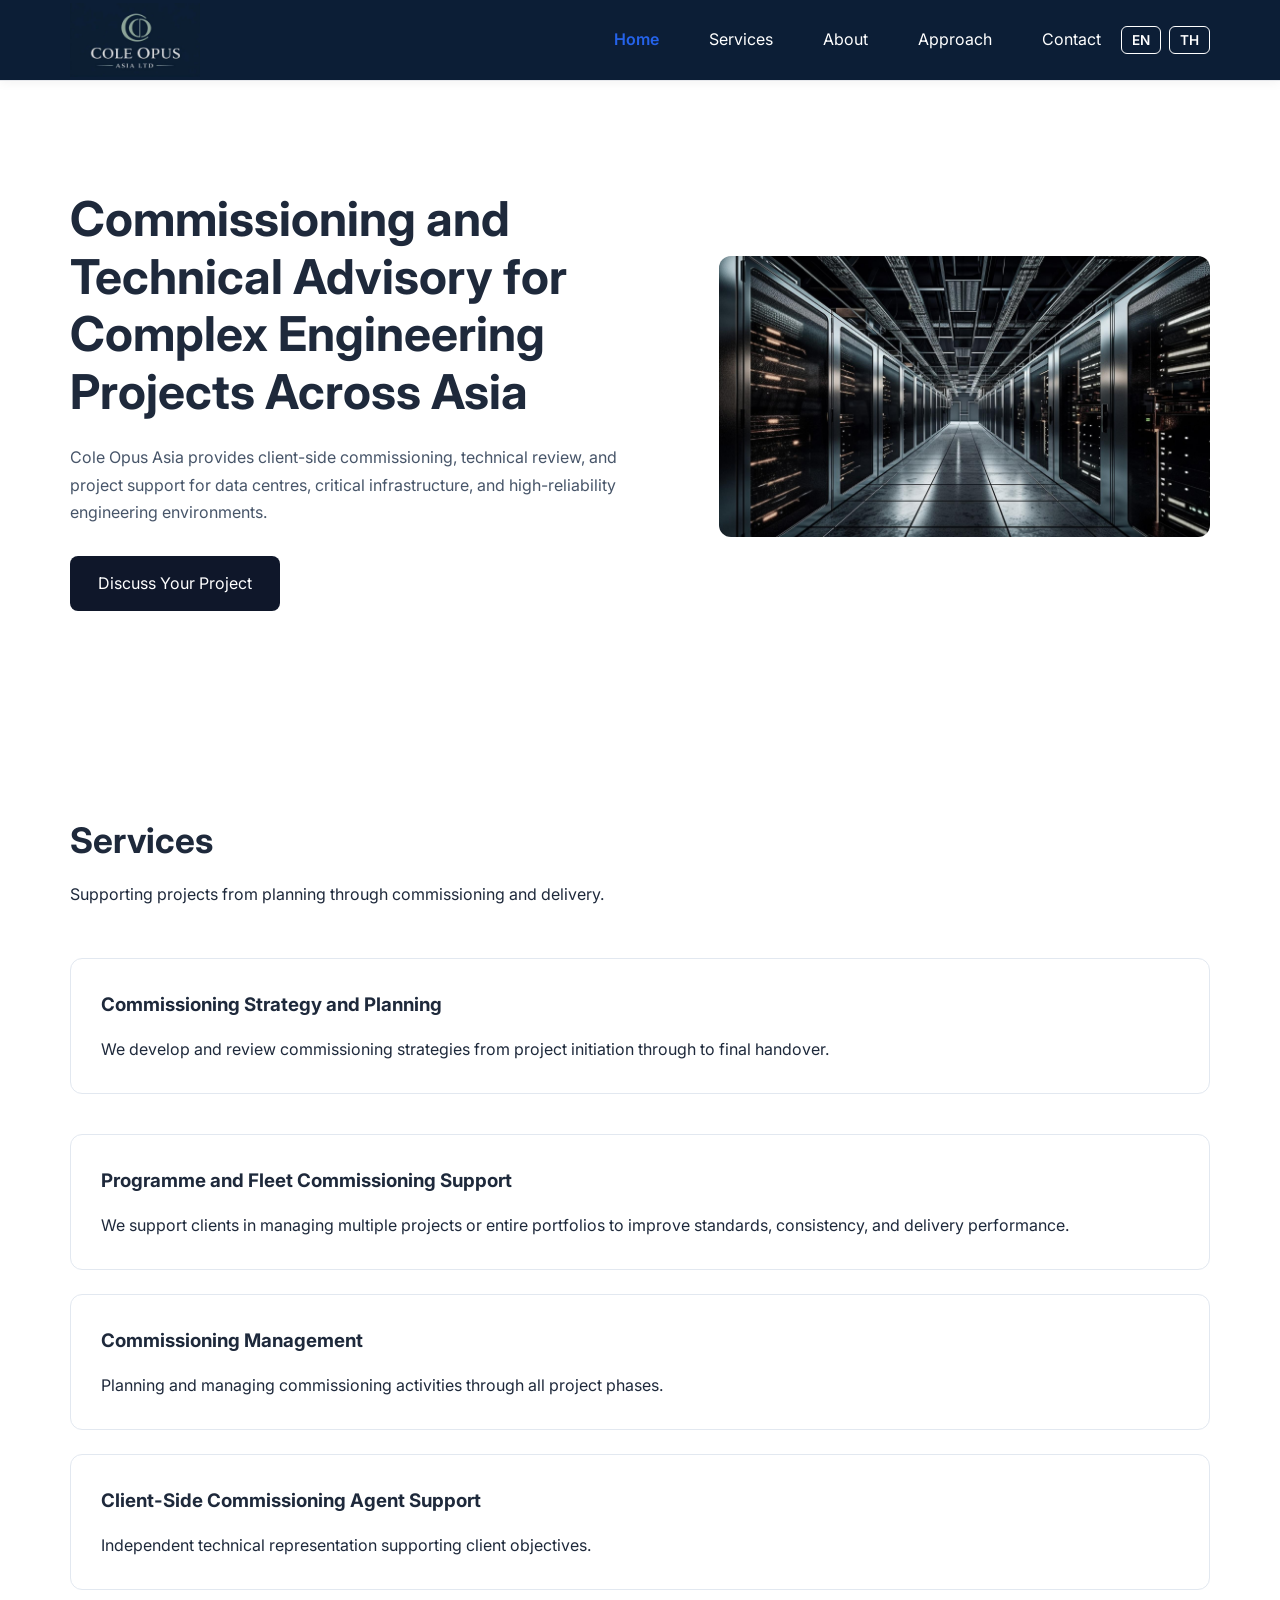
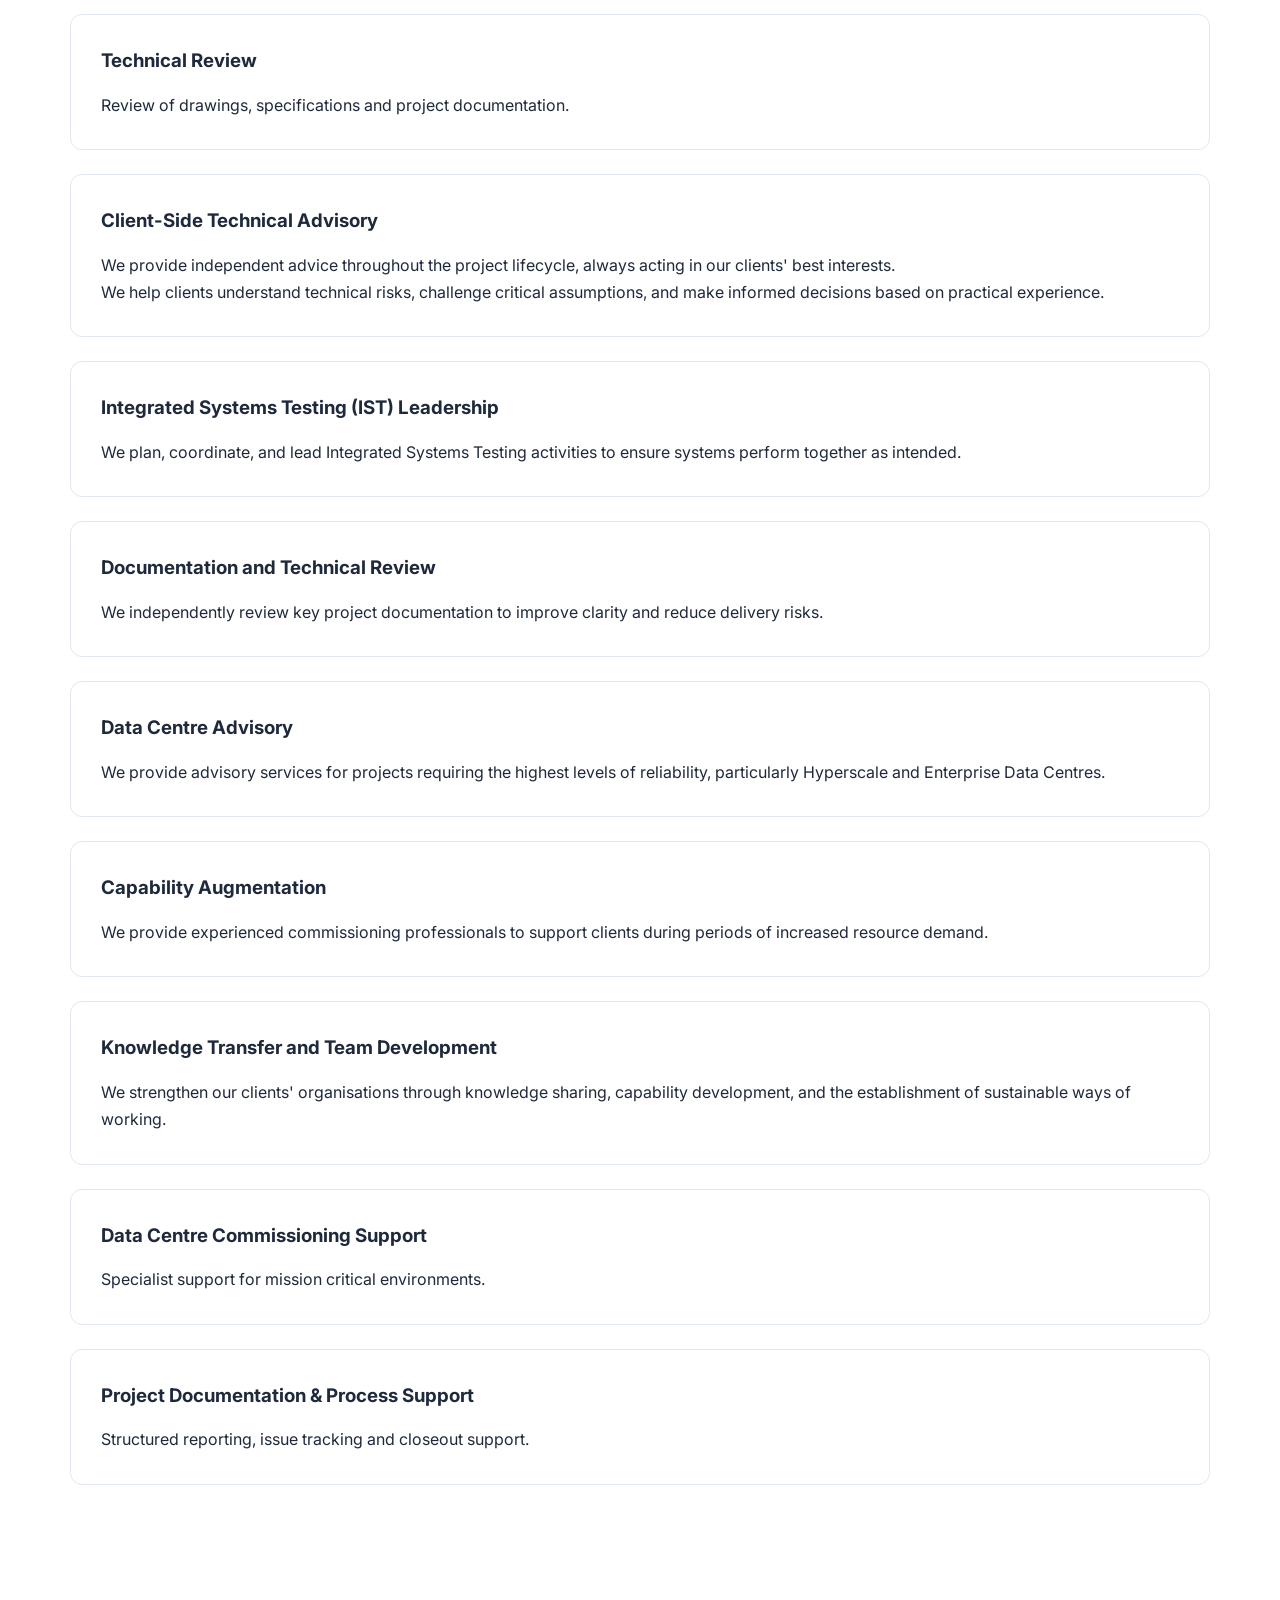
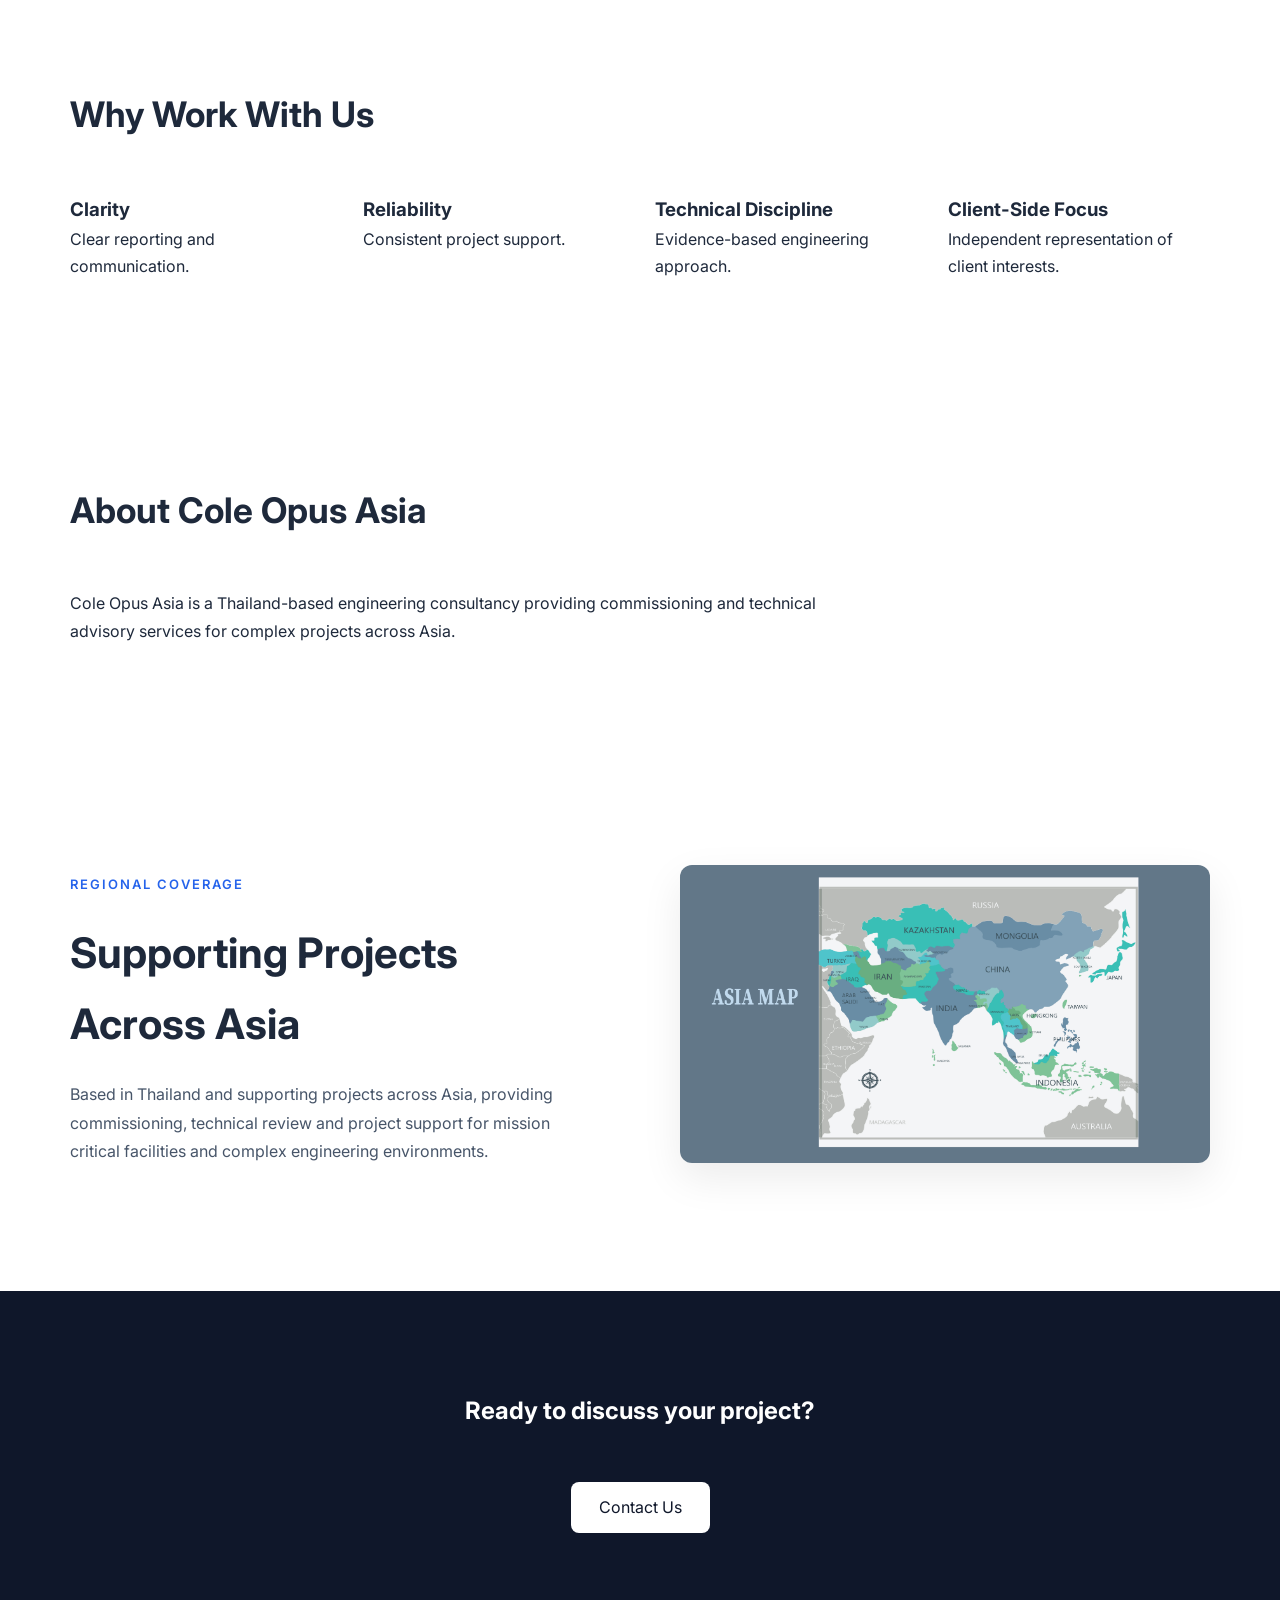
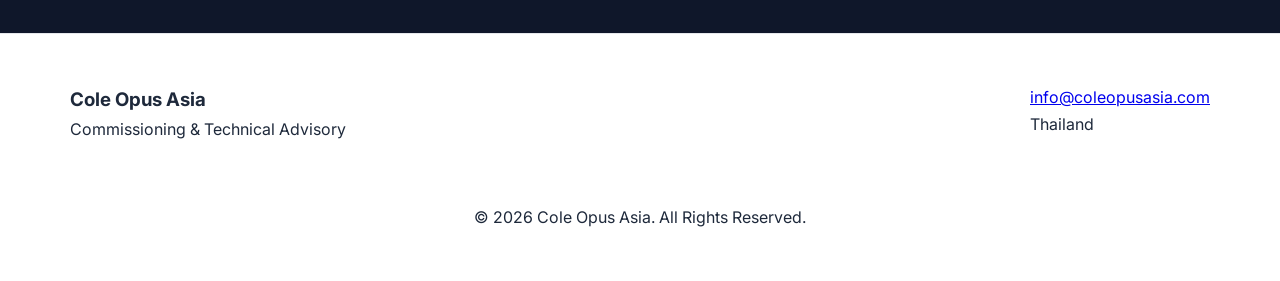
<file: index.html>
<!DOCTYPE html>
<html lang="en">
<head>
    <meta charset="UTF-8">
    <meta name="viewport" content="width=device-width, initial-scale=1.0">
    <title>Cole Opus Asia</title>
    <meta name="description"
          content="Commissioning and Technical Advisory for Complex Engineering Projects Across Asia.">
    <link rel="preconnect" href="https://fonts.googleapis.com">
    <link rel="preconnect" href="https://fonts.gstatic.com" crossorigin>
    <link href="https://fonts.googleapis.com/css2?family=Inter:wght@300;400;500;600;700&family=Noto+Sans+Thai:wght@300;400;500;600&display=swap"
          rel="stylesheet">
    <link rel="stylesheet" href="style.css">
</head>
<body>
    <!-- Header -->
    <header>
        <div class="container nav">
            <div class="logo">
                <a href="index.html">
                    <img src="images/logo.png"
                         alt="Cole Opus Asia Logo"
                         class="logo-img">
                </a>
            </div>
              <div class="hamburger" onclick="toggleMenu()">☰</div>
            <nav id="nav-menu">
                <a href="index.html"
                   class="active"
                   data-en="Home"
                   data-th="หน้าแรก">
                    Home
                </a>
                <a href="services.html"
                   data-en="Services"
                   data-th="บริการ">
                    Services
                </a>
                <a href="about.html"
                   data-en="About"
                   data-th="เกี่ยวกับเรา">
                    About
                </a>
                <a href="approach.html"
                   data-en="Approach"
                   data-th="แนวทางการทำงาน">
                    Approach
                </a>
                <a href="contact.html"
                   data-en="Contact"
                   data-th="ติดต่อ">
                    Contact
                </a>
                <div class="language-switcher">
                    <button onclick="setLanguage('en')">
                        EN
                    </button>
                    <button onclick="setLanguage('th')">
                        TH
                    </button>
                </div>
            </nav>     
        </div>
    </header>
    <!-- Hero -->
    <section class="hero">
        <div class="container hero-grid">
            <div class="hero-content">
                <h1
                    data-en="Commissioning and Technical Advisory for Complex Engineering Projects Across Asia"
                    data-th="ที่ปรึกษาด้าน Commissioning และเทคนิค สำหรับโครงการวิศวกรรมที่มีความซับซ้อนทั่วเอเชีย">
                    Commissioning and Technical Advisory
                    for Complex Engineering Projects Across Asia
                </h1>
                <p
                    data-en="Cole Opus Asia provides client-side commissioning, technical review, and project support for data centres, critical infrastructure, and high-reliability engineering environments."
                    data-th="Cole Opus Asia ให้บริการด้าน Commissioning ฝั่งเจ้าของโครงการ การทบทวนทางเทคนิค และการสนับสนุนโครงการสำหรับดาต้าเซ็นเตอร์ โครงสร้างพื้นฐานสำคัญ และงานวิศวกรรมที่ต้องการความน่าเชื่อถือสูง">
                    Cole Opus Asia provides client-side commissioning,
                    technical review, and project support for data centres,
                    critical infrastructure, and high-reliability engineering
                    environments.
                </p>
                <a href="contact.html"
                   class="btn"
                   data-en="Discuss Your Project"
                   data-th="ปรึกษาโครงการของคุณ">
                    Discuss Your Project
                </a>
            </div>
            <div class="hero-image">
                <img src="images/data-centre.jpg"
                     alt="Data Centre">
            </div>
        </div>
    </section>
    <!-- Services -->
    <section class="services">
        <div class="container">
            <div class="section-title">
                <h2 data-en="Services"
                    data-th="บริการ">
                    Services
                </h2>
                <p
                    data-en="Supporting projects from planning through commissioning and delivery."
                    data-th="สนับสนุนโครงการตั้งแต่การวางแผน การ Commissioning จนถึงการส่งมอบ">
                    Supporting projects from planning through commissioning and delivery.
                </p>
            </div>
                <div class="card">
                    <h3
                        data-en="Commissioning Strategy and Planning"
                        data-th="การวางกลยุทธ์และแผนงานด้าน Commissioning">
                        Commissioning Strategy and Planning
                    </h3>
                    <p
                        data-en="We develop and review commissioning strategies from project initiation through to final handover."
                        data-th="จัดทำและทบทวนกลยุทธ์ด้าน Commissioning ตั้งแต่ช่วงเริ่มต้นโครงการจนถึงการส่งมอบงาน">
                        We develop and review commissioning strategies from project initiation through to final handover.
                    </p>
                </div>
                <div class="service-grid">
                <div class="card">
                    <h3
                        data-en="Programme and Fleet Commissioning Support"
                        data-th="การสนับสนุนโปรแกรมและพอร์ตโฟลิโอด้าน Commissioning">
                        Programme and Fleet Commissioning Support
                    </h3>
                    <p
                        data-en="We support clients in managing multiple projects or entire portfolios to improve standards, consistency, and delivery performance."
                        data-th="สนับสนุนลูกค้าในการบริหารโครงการหลายโครงการหรือทั้งพอร์ตโฟลิโอ เพื่อยกระดับมาตรฐาน ความสม่ำเสมอ และประสิทธิภาพในการส่งมอบงาน">
                        We support clients in managing multiple projects or entire portfolios to improve standards, 
                        consistency, and delivery performance.
                    </p>
                </div>
                <div class="card">
                    <h3
                        data-en="Commissioning Management"
                        data-th="การบริหารงาน Commissioning">
                        Commissioning Management
                    </h3>
                    <p
                        data-en="Planning and managing commissioning activities through all project phases."
                        data-th="วางแผนและบริหารกิจกรรมด้าน Commissioning ในทุกช่วงของโครงการ">
                        Planning and managing commissioning activities through all project phases.
                    </p>
                </div>
                <div class="card">
                    <h3
                        data-en="Client-Side Commissioning Agent Support"
                        data-th="สนับสนุนงาน Commissioning ฝั่งเจ้าของโครงการ">
                        Client-Side Commissioning Agent Support
                    </h3>
                    <p
                        data-en="Independent technical representation supporting client objectives."
                        data-th="เป็นตัวแทนด้านเทคนิคที่เป็นอิสระเพื่อสนับสนุนเป้าหมายของลูกค้า">
                        Independent technical representation supporting client objectives.
                    </p>
                </div>
                <div class="card">
                    <h3
                        data-en="Technical Review"
                        data-th="การทบทวนทางเทคนิค">
                        Technical Review
                    </h3>
                    <p
                        data-en="Review of drawings, specifications and project documentation."
                        data-th="ตรวจสอบแบบ ข้อกำหนด และเอกสารโครงการ">
                        Review of drawings, specifications and project documentation.
                    </p>
                </div>
                 <div class="card">
                    <h3
                        data-en="Client-Side Technical Advisory"
                        data-th="ที่ปรึกษาทางเทคนิคฝ่ายลูกค้า">
                        Client-Side Technical Advisory
                    </h3>
                    <p
                        data-en="We provide independent advice throughout the project lifecycle, always acting in our clients' best interests."
                        data-th="ให้คำปรึกษาอย่างเป็นอิสระ โดยยึดผลประโยชน์ของลูกค้าเป็นสำคัญตลอดวงจรโครงการ">
                        We provide independent advice throughout the project lifecycle, always acting in our clients' best interests.
                    </p>
                    <p
                        data-en="We help clients understand technical risks, challenge critical assumptions, and make informed decisions based on practical experience."
                        data-th="เราช่วยให้ลูกค้าเข้าใจความเสี่ยงทางเทคนิค ตั้งคำถามในจุดที่สำคัญ และตัดสินใจบนพื้นฐานของข้อมูลและประสบการณ์จริง">
                        We help clients understand technical risks, challenge critical assumptions, and make informed decisions based on practical experience.
                    </p>
                </div>
                <div class="card">
                    <h3
                        data-en="Integrated Systems Testing (IST) Leadership"
                        data-th="การวางแผนและบริหารการทดสอบระบบแบบบูรณาการ (IST)">
                        Integrated Systems Testing (IST) Leadership
                    </h3>
                    <p
                        data-en="We plan, coordinate, and lead Integrated Systems Testing activities to ensure systems perform together as intended."
                        data-th="วางแผน ประสานงาน และนำการดำเนินงานด้าน Integrated Systems Testing เพื่อให้มั่นใจว่าระบบต่าง ๆ ทำงานร่วมกันได้อย่างถูกต้อง">
                        We plan, coordinate, and lead Integrated Systems Testing activities to ensure systems perform together as intended.
                    </p
                </div> 
            </div>
                 <div class="card">
                    <h3
                        data-en="Documentation and Technical Review"
                        data-th="การทบทวนเอกสารและการตรวจสอบทางเทคนิค">
                        Documentation and Technical Review
                    </h3>
                    <p
                        data-en="We independently review key project documentation to improve clarity and reduce delivery risks."
                        data-th="ทบทวนเอกสารสำคัญของโครงการอย่างเป็นอิสระ เพื่อเพิ่มความชัดเจนและลดความเสี่ยงในการส่งมอบงาน">
                        We independently review key project documentation to improve clarity and reduce delivery risks.
                    </p>
                </div>
                 <div class="card">
                    <h3
                        data-en="Data Centre Advisory"
                        data-th="ที่ปรึกษาด้าน Data Centre">
                        Data Centre Advisory
                    </h3>
                    <p
                        data-en="We provide advisory services for projects requiring the highest levels of reliability, particularly Hyperscale and Enterprise Data Centres."
                        data-th="ให้คำปรึกษาสำหรับโครงการที่ต้องการความน่าเชื่อถือสูง โดยเฉพาะ Hyperscale และ Enterprise Data Centres">
                        We provide advisory services for projects requiring the highest levels of reliability, particularly Hyperscale and Enterprise Data Centres.
                    </p>
                </div>
                 <div class="card">
                    <h3
                        data-en="Capability Augmentation"
                        data-th="การเสริมศักยภาพทีมงานลูกค้า">
                        Capability Augmentation
                    </h3>
                    <p
                        data-en="We provide experienced commissioning professionals to support clients during periods of increased resource demand."
                        data-th="จัดหาบุคลากรด้าน Commissioning ที่มีประสบการณ์ เพื่อสนับสนุนทีมงานของลูกค้าในช่วงที่มีความต้องการทรัพยากรเพิ่มขึ้น">
                        We provide experienced commissioning professionals to support clients during periods of increased resource demand.
                    </p>
                </div>
                <div class="card">
                    <h3
                        data-en="Knowledge Transfer and Team Development"
                        data-th="การถ่ายทอดความรู้และพัฒนาศักยภาพทีม">
                        Knowledge Transfer and Team Development
                    </h3>
                    <p
                        data-en="We strengthen our clients' organisations through knowledge sharing, capability development, and the establishment of sustainable ways of working."
                        data-th="พัฒนาขีดความสามารถขององค์กรลูกค้าผ่านการแบ่งปันประสบการณ์ การพัฒนาบุคลากร และการสร้างกระบวนการทำงานที่ยั่งยืน">
                        We strengthen our clients' organisations through knowledge sharing, capability development, and the establishment of sustainable ways of working.
                    </p>
                
                </div>
                        
                <div class="card">
                    <h3
                        data-en="Data Centre Commissioning Support"
                        data-th="สนับสนุนงาน Commissioning สำหรับดาต้าเซ็นเตอร์">
                        Data Centre Commissioning Support
                    </h3>
                    <p
                        data-en="Specialist support for mission critical environments."
                        data-th="ให้การสนับสนุนเฉพาะทางสำหรับระบบที่มีความสำคัญสูง">
                        Specialist support for mission critical environments.
                    </p>
                </div>
                <div class="card">
                    <h3
                        data-en="Project Documentation & Process Support"
                        data-th="การจัดการเอกสารและกระบวนการโครงการ">
                        Project Documentation & Process Support
                    </h3>
                    <p
                        data-en="Structured reporting, issue tracking and closeout support."
                        data-th="รายงานผลอย่างเป็นระบบ ติดตามประเด็น และสนับสนุนการปิดโครงการ">
                        Structured reporting, issue tracking and closeout support.
                    </p>
                </div>
            </div>
        </div>
    </section>
        <!-- Why Work With Us -->
    <section class="approach">
        <div class="container">
            <div class="section-title">
                <h2
                    data-en="Why Work With Us"
                    data-th="ทำไมต้องเลือกเรา">
                    Why Work With Us
                </h2>
            </div>
            <div class="approach-grid">
                <div>
                    <h3 data-en="Clarity"
                        data-th="ความชัดเจน">
                        Clarity
                    </h3>
                    <p
                        data-en="Clear reporting and communication."
                        data-th="การสื่อสารและการรายงานที่ชัดเจน">
                        Clear reporting and communication.
                    </p>
                </div>
                <div>
                    <h3 data-en="Reliability"
                        data-th="ความน่าเชื่อถือ">
                        Reliability
                    </h3>
                    <p
                        data-en="Consistent project support."
                        data-th="การสนับสนุนโครงการอย่างสม่ำเสมอ">
                        Consistent project support.
                    </p>
                </div>
                <div>
                    <h3 data-en="Technical Discipline"
                        data-th="วินัยทางวิศวกรรม">
                        Technical Discipline
                    </h3>
                    <p
                        data-en="Evidence-based engineering approach."
                        data-th="แนวทางวิศวกรรมที่ยึดหลักฐานและข้อเท็จจริง">
                        Evidence-based engineering approach.
                    </p>
                </div>
                <div>
                    <h3 data-en="Client-Side Focus"
                        data-th="ยึดประโยชน์ของลูกค้าเป็นหลัก">
                        Client-Side Focus
                    </h3>
                    <p
                        data-en="Independent representation of client interests."
                        data-th="เป็นตัวแทนที่เป็นอิสระเพื่อปกป้องผลประโยชน์ของลูกค้า">
                        Independent representation of client interests.
                    </p>
                </div>
            </div>
        </div>
    </section>
    <!-- About -->
    <section class="about">
        <div class="container">
            <div class="section-title">
                <h2
                    data-en="About Cole Opus Asia"
                    data-th="เกี่ยวกับ Cole Opus Asia">
                    About Cole Opus Asia
                </h2>
            </div>
            <p class="about-text"
               data-en="Cole Opus Asia is a Thailand-based engineering consultancy providing commissioning and technical advisory services for complex projects across Asia."
               data-th="Cole Opus Asia เป็นบริษัทที่ปรึกษาด้านวิศวกรรมในประเทศไทย ให้บริการด้าน Commissioning และที่ปรึกษาทางเทคนิคสำหรับโครงการที่มีความซับซ้อนทั่วภูมิภาคเอเชีย">
                Cole Opus Asia is a Thailand-based engineering consultancy
                providing commissioning and technical advisory services
                for complex projects across Asia.
            </p>
        </div>
    </section>
    <!-- Regional Coverage -->
    <section class="coverage">
        <div class="container coverage-grid">
            <div class="coverage-content">
                <span class="section-tag"
                      data-en="REGIONAL COVERAGE"
                      data-th="พื้นที่ให้บริการ">
                    REGIONAL COVERAGE
                </span>
                <h2
                    data-en="Supporting Projects Across Asia"
                    data-th="สนับสนุนโครงการทั่วเอเชีย">
                    Supporting Projects Across Asia
                </h2>
                <p
                    data-en="Based in Thailand and supporting projects across Asia, providing commissioning, technical review and project support for mission critical facilities and complex engineering environments."
                    data-th="เราตั้งอยู่ในประเทศไทยและให้การสนับสนุนโครงการทั่วเอเชีย ทั้งด้าน Commissioning การทบทวนทางเทคนิค และการสนับสนุนโครงการสำหรับงานวิศวกรรมที่มีความสำคัญสูง">
                    Based in Thailand and supporting projects across Asia,
                    providing commissioning, technical review and project
                    support for mission critical facilities and complex
                    engineering environments.
                </p>
            </div>
            <div class="coverage-image">
                <img src="images/asia-map.jpg"
                     alt="Asia Coverage Map">
            </div>
        </div>
    </section>
    <!-- Contact CTA -->
    <section class="contact-cta">
        <div class="container">
            <h2
                data-en="Ready to discuss your project?"
                data-th="พร้อมพูดคุยเกี่ยวกับโครงการของคุณหรือยัง?">
                Ready to discuss your project?
            </h2>

            <a href="contact.html"
               class="btn-light"
               data-en="Contact Us"
               data-th="ติดต่อเรา">
                Contact Us
            </a>
        </div>
    </section>
    <!-- Footer -->
    <footer>
        <div class="container footer-grid">
            <div>
                <h3>Cole Opus Asia</h3>
                <p
                    data-en="Commissioning & Technical Advisory"
                    data-th="ที่ปรึกษาด้าน Commissioning และเทคนิค">
                    Commissioning & Technical Advisory
                </p>
            </div>
            <div>
                <p>
                    <a href="mailto:info@coleopusasia.com">
                        info@coleopusasia.com
                    </a>
                </p>
                <p
                    data-en="Thailand"
                    data-th="ประเทศไทย">
                    Thailand
                </p>
            </div>
        </div>
        <div class="footer-bottom">
            <p>
                © 2026 Cole Opus Asia. All Rights Reserved.
            </p>
        </div>
    </footer>
<script src="script.js"></script>
</body>
</html>
</file>
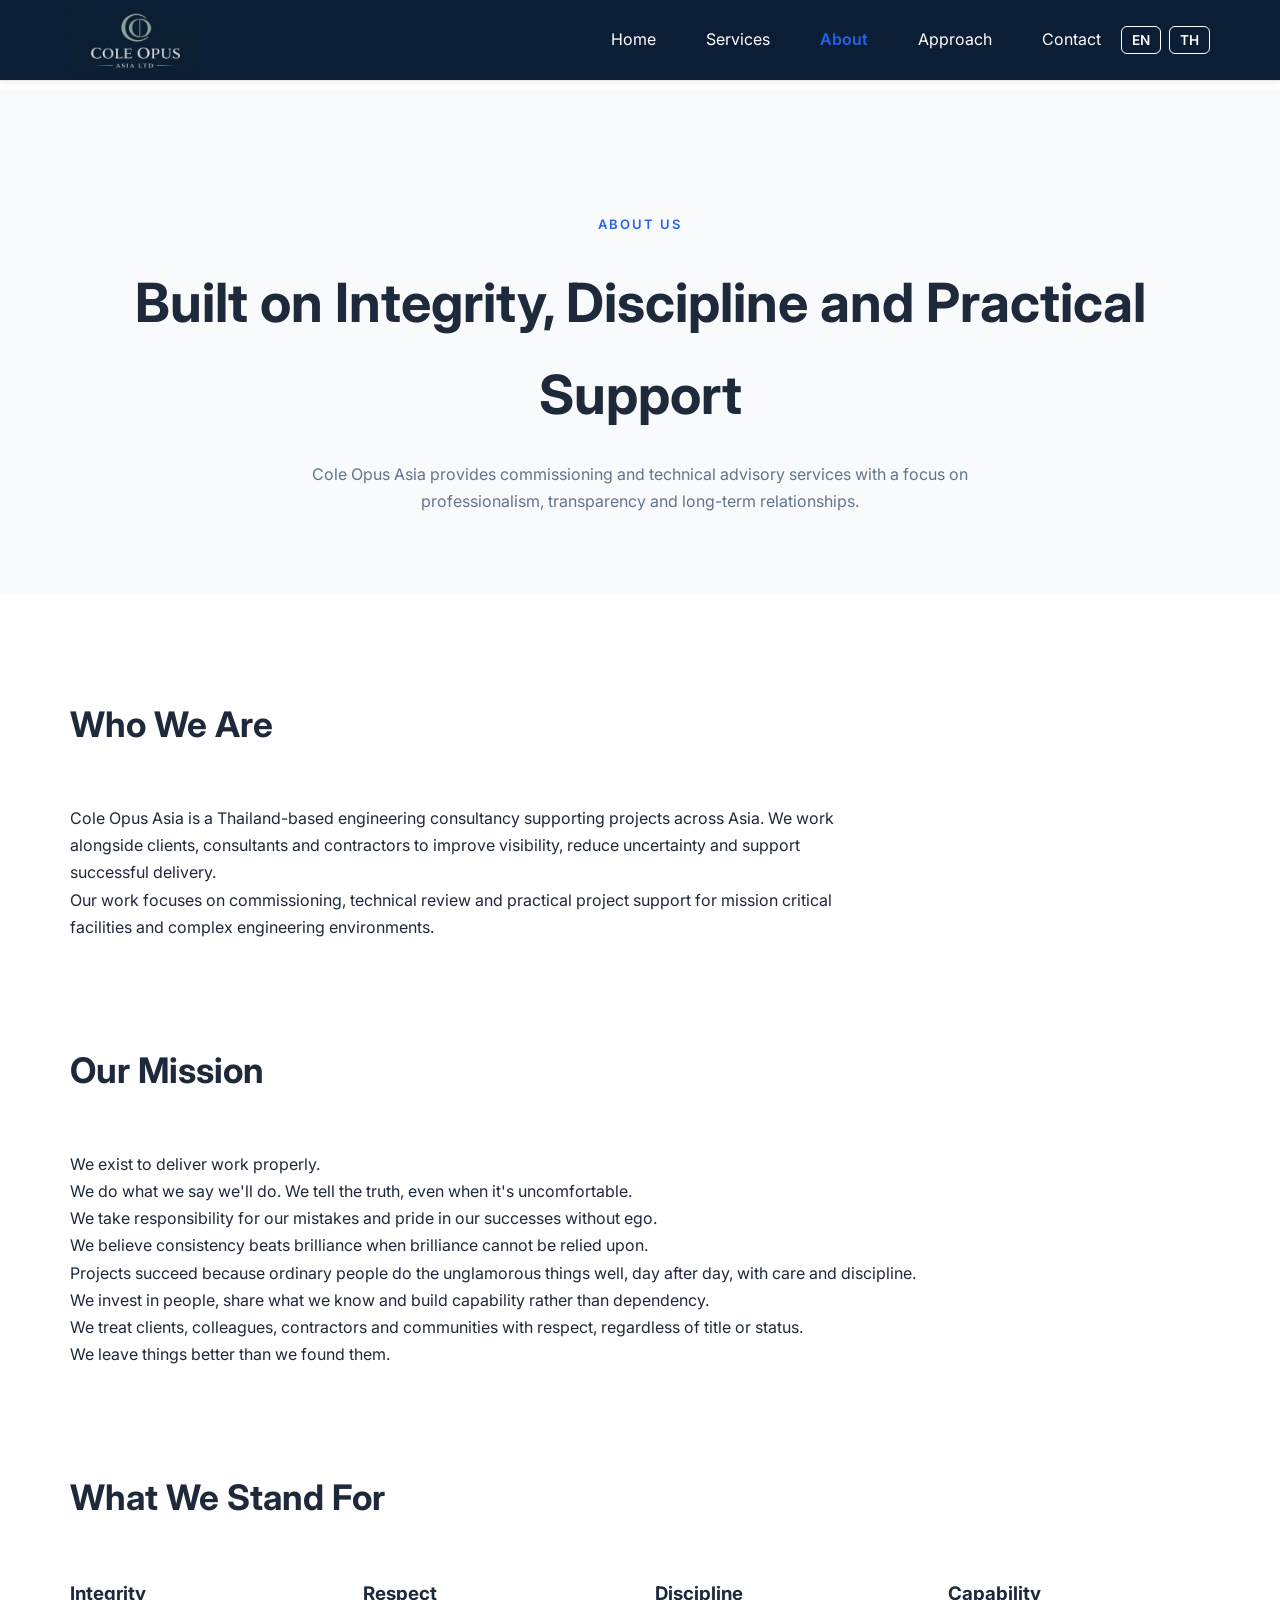
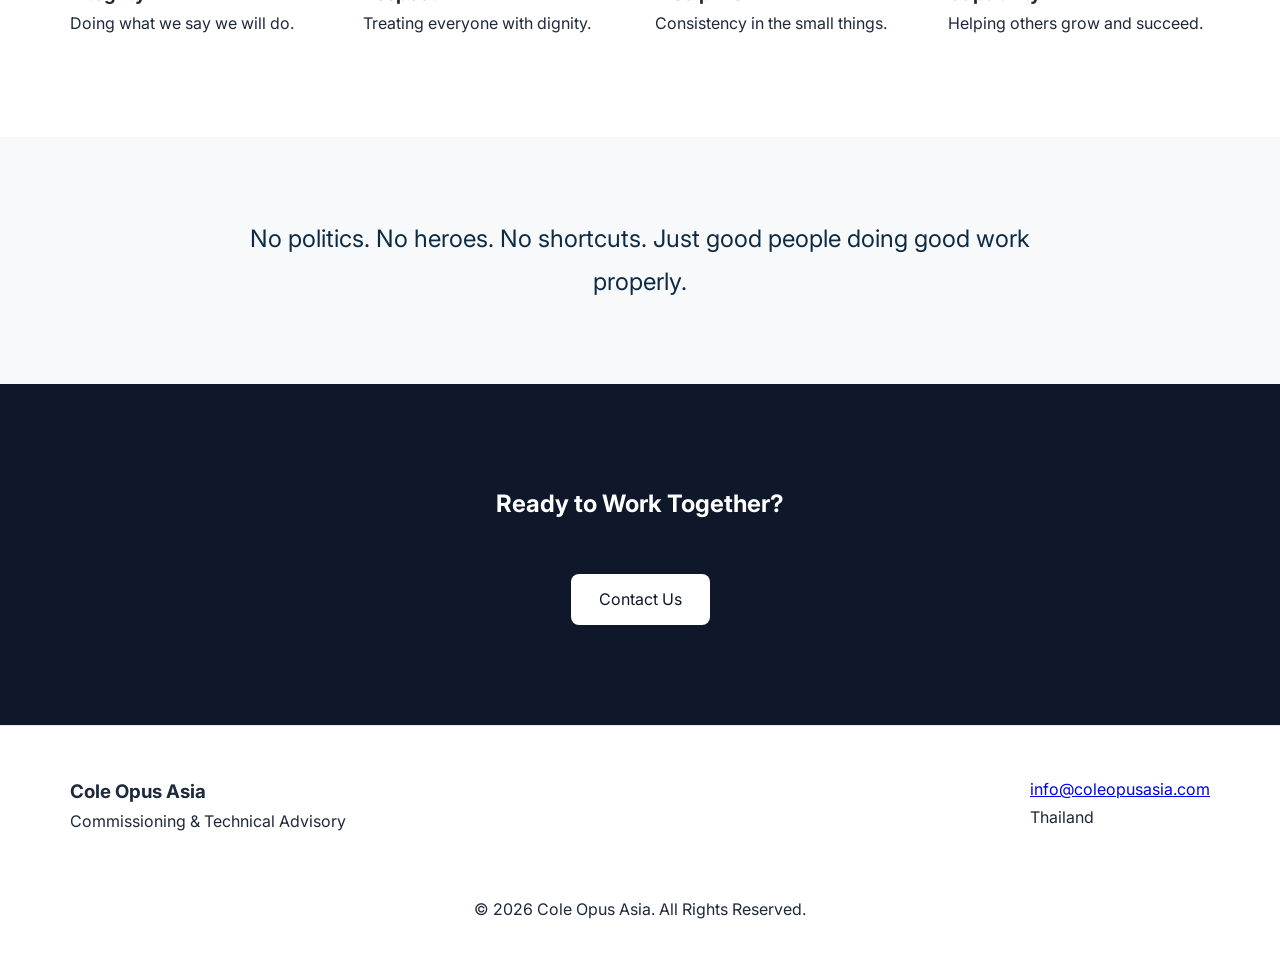
<file: about.html>
<!DOCTYPE html>
<html lang="en">
<head>
    <meta charset="UTF-8">
    <meta name="viewport" content="width=device-width, initial-scale=1.0">
    <title>About | Cole Opus Asia</title>
    <meta name="description"
          content="Learn more about Cole Opus Asia, our mission, values and approach to commissioning and technical advisory services.">
    <link rel="preconnect" href="https://fonts.googleapis.com">
    <link rel="preconnect" href="https://fonts.gstatic.com" crossorigin>
    <link href="https://fonts.googleapis.com/css2?family=Inter:wght@300;400;500;600;700&family=Noto+Sans+Thai:wght@300;400;500;600&display=swap"
          rel="stylesheet">
    <link rel="stylesheet" href="style.css">
</head>
<body>
    <!-- Header -->
    <header>
        <div class="container nav">
            <div class="logo">
                <a href="index.html">
                    <img src="images/logo.png"
                         alt="Cole Opus Asia Logo"
                         class="logo-img">
                </a>
            </div>
            <div class="hamburger" onclick="toggleMenu()">☰</div>
            <nav id="nav-menu">
                <a href="index.html"
                   data-en="Home"
                   data-th="หน้าแรก">
                    Home
                </a>
                <a href="services.html"
                   data-en="Services"
                   data-th="บริการ">
                    Services
                </a>
                <a href="about.html"
                   class="active"
                   data-en="About"
                   data-th="เกี่ยวกับเรา">
                    About
                </a>
                <a href="approach.html"
                   data-en="Approach"
                   data-th="แนวทางการทำงาน">
                    Approach
                </a>
                <a href="contact.html"
                   data-en="Contact"
                   data-th="ติดต่อ">
                    Contact
                </a>
                <div class="language-switcher">
                    <button onclick="setLanguage('en')">
                        EN
                    </button>
                    <button onclick="setLanguage('th')">
                        TH
                    </button>
                </div>
            </nav>
        </div>
    </header>
    <!-- Hero -->
    <section class="page-hero">
        <div class="container">
            <span class="section-tag"
                  data-en="ABOUT US"
                  data-th="เกี่ยวกับเรา">
                ABOUT US
            </span>
            <h1
                data-en="Built on Integrity, Discipline and Practical Support"
                data-th="สร้างขึ้นบนความซื่อสัตย์ วินัย และการสนับสนุนที่ลงมือทำได้จริง">
                Built on Integrity,
                Discipline and Practical Support
            </h1>
            <p
                data-en="Cole Opus Asia provides commissioning and technical advisory services with a focus on professionalism, transparency and long-term relationships."
                data-th="Cole Opus Asia ให้บริการด้าน Commissioning และที่ปรึกษาทางเทคนิค โดยยึดมั่นในความเป็นมืออาชีพ ความโปร่งใส และความสัมพันธ์ที่ยั่งยืน">
                Cole Opus Asia provides commissioning and technical advisory services with a focus on professionalism, transparency and long-term relationships.
            </p>
        </div>
    </section>
    <!-- About Introduction -->
    <section class="about">
        <div class="container">
            <div class="section-title">
                <h2
                    data-en="Who We Are"
                    data-th="เราเป็นใคร">
                    Who We Are
                </h2>
            </div>
            <p class="about-text"
               data-en="Cole Opus Asia is a Thailand-based engineering consultancy supporting projects across Asia. We work alongside clients, consultants and contractors to improve visibility, reduce uncertainty and support successful delivery."
               data-th="Cole Opus Asia เป็นบริษัทที่ปรึกษาด้านวิศวกรรมที่ตั้งอยู่ในประเทศไทย และสนับสนุนโครงการทั่วภูมิภาคเอเชีย เราทำงานร่วมกับลูกค้า ที่ปรึกษา และผู้รับเหมา เพื่อเพิ่มความชัดเจน ลดความไม่แน่นอน และช่วยให้โครงการประสบความสำเร็จ">
                Cole Opus Asia is a Thailand-based engineering consultancy
                supporting projects across Asia.
                We work alongside clients, consultants and contractors
                to improve visibility, reduce uncertainty and support
                successful delivery.
            </p>
            <p class="about-text"
               data-en="Our work focuses on commissioning, technical review and practical project support for mission critical facilities and complex engineering environments."
               data-th="งานของเรามุ่งเน้นด้าน Commissioning การทบทวนทางเทคนิค และการสนับสนุนโครงการเชิงปฏิบัติ สำหรับอาคารและระบบที่มีความสำคัญสูง รวมถึงสภาพแวดล้อมทางวิศวกรรมที่ซับซ้อน">
                Our work focuses on commissioning,
                technical review and practical project support
                for mission critical facilities and complex
                engineering environments.
            </p>
        </div>
    </section>
        <!-- Mission Statement -->
    <section class="mission-section">
        <div class="container">
            <div class="section-title">
                <h2
                    data-en="Our Mission"
                    data-th="พันธกิจของเรา">
                    Our Mission
                </h2>
            </div>
            <div class="mission-card">
                <p
                    data-en="We exist to deliver work properly."
                    data-th="เรามีอยู่เพื่อทำงานให้ถูกต้อง">
                    We exist to deliver work properly.
                </p>
                <p
                    data-en="We do what we say we'll do. We tell the truth, even when it's uncomfortable."
                    data-th="เราทำในสิ่งที่เราพูด และพูดความจริง แม้ในวันที่มันไม่ง่าย">
                    We do what we say we'll do.
                    We tell the truth, even when it's uncomfortable.
                </p>
                <p
                    data-en="We take responsibility for our mistakes and pride in our successes without ego."
                    data-th="เรารับผิดชอบต่อความผิดพลาดของตนเอง และภาคภูมิใจในความสำเร็จโดยไม่ปล่อยให้อัตตานำทาง">
                    We take responsibility for our mistakes
                    and pride in our successes without ego.
                </p>
                <p
                    data-en="We believe consistency beats brilliance when brilliance cannot be relied upon."
                    data-th="เราเชื่อว่าความสม่ำเสมอสำคัญกว่าความเก่งเพียงชั่วครั้งชั่วคราว">
                    We believe consistency beats brilliance
                    when brilliance cannot be relied upon.
                </p>
                <p
                    data-en="Projects succeed because ordinary people do the unglamorous things well, day after day, with care and discipline."
                    data-th="โครงการที่ดีเกิดจากผู้คนธรรมดาที่ทำสิ่งเล็ก ๆ อย่างมีวินัย ใส่ใจ และรับผิดชอบในทุก ๆ วัน">
                    Projects succeed because ordinary people
                    do the unglamorous things well,
                    day after day,
                    with care and discipline.
                </p>
                <p
                    data-en="We invest in people, share what we know and build capability rather than dependency."
                    data-th="เราแบ่งปันความรู้ สร้างคน และพัฒนาศักยภาพ เพื่อให้ผู้คนเติบโตได้ด้วยตนเอง">
                    We invest in people,
                    share what we know,
                    and build capability rather than dependency.
                </p>
                <p
                    data-en="We treat clients, colleagues, contractors and communities with respect, regardless of title or status."
                    data-th="เราให้เกียรติลูกค้า เพื่อนร่วมงาน คู่ค้า และชุมชน โดยไม่แบ่งแยกตำแหน่งหรือสถานะ">
                    We treat clients,
                    colleagues,
                    contractors and communities
                    with respect,
                    regardless of title or status.
                </p>
                <p
                    data-en="We leave things better than we found them."
                    data-th="เรามุ่งมั่นที่จะทำให้ทุกสิ่งที่เราสัมผัสดีขึ้นกว่าตอนที่เราได้รับมา">
                    We leave things better than we found them.
                </p>
            </div>
        </div>
    </section>
    <!-- Core Values -->
    <section class="approach">
        <div class="container">
            <div class="section-title">
                <h2
                    data-en="What We Stand For"
                    data-th="สิ่งที่เรายึดมั่น">
                    What We Stand For
                </h2>
            </div>
            <div class="approach-grid">
                <div>
                    <h3 data-en="Integrity" data-th="ความซื่อสัตย์">
                        Integrity
                    </h3>
                    <p data-en="Doing what we say we will do."
                       data-th="ทำในสิ่งที่เราพูดว่าจะทำ">
                        Doing what we say we will do.
                    </p>
                </div>
                <div>
                    <h3 data-en="Respect" data-th="การให้เกียรติ">
                        Respect
                    </h3>
                    <p data-en="Treating everyone with dignity."
                       data-th="ปฏิบัติต่อทุกคนด้วยความเคารพ">
                        Treating everyone with dignity.
                    </p>
                </div>
                <div>
                    <h3 data-en="Discipline" data-th="วินัย">
                        Discipline
                    </h3>
                    <p data-en="Consistency in the small things."
                       data-th="ความสม่ำเสมอในสิ่งเล็ก ๆ">
                        Consistency in the small things.
                    </p>
                </div>
                <div>
                    <h3 data-en="Capability" data-th="การพัฒนาศักยภาพ">
                        Capability
                    </h3>
                    <p data-en="Helping others grow and succeed."
                       data-th="ช่วยให้ผู้อื่นเติบโตและประสบความสำเร็จ">
                        Helping others grow and succeed.
                    </p>
                </div>
            </div>
        </div>
    </section>
    <!-- Mission Quote -->
    <section class="approach-quote">
        <div class="container">
            <blockquote
                data-en="No politics. No heroes. No shortcuts. Just good people doing good work properly."
                data-th="ไม่มีการเมืองในที่ทำงาน ไม่มีการยกย่องวีรบุรุษ ไม่มีทางลัด มีเพียงผู้คนที่ดีที่ทำงานที่ดีอย่างถูกต้อง">
                No politics.
                No heroes.
                No shortcuts.
                <br><br>
                <strong>
                    Just good people doing good work properly.
                </strong>
            </blockquote>
        </div>
    </section>
    <!-- Contact CTA -->
    <section class="contact-cta">
        <div class="container">
            <h2
                data-en="Ready to Work Together?"
                data-th="พร้อมร่วมงานกับเราหรือยัง?">
                Ready to Work Together?
            </h2>
            <a href="contact.html"
               class="btn-light"
               data-en="Contact Us"
               data-th="ติดต่อเรา">
                Contact Us
            </a>
        </div>
    </section>
    <!-- Footer -->
    <footer>
        <div class="container footer-grid">
            <div>
                <h3>Cole Opus Asia</h3>
                <p
                    data-en="Commissioning & Technical Advisory"
                    data-th="ที่ปรึกษาด้าน Commissioning และเทคนิค">
                    Commissioning & Technical Advisory
                </p>
            </div>
            <div>
                <p>
                    <a href="mailto:info@coleopusasia.com">
                        info@coleopusasia.com
                    </a>
                </p>
                <p
                    data-en="Thailand"
                    data-th="ประเทศไทย">
                    Thailand
                </p>
            </div>
        </div>
        <div class="footer-bottom">
            <p>
                © 2026 Cole Opus Asia. All Rights Reserved.
            </p>
        </div>
    </footer>
    <script src="script.js"></script>
</body>
</html>
</file>
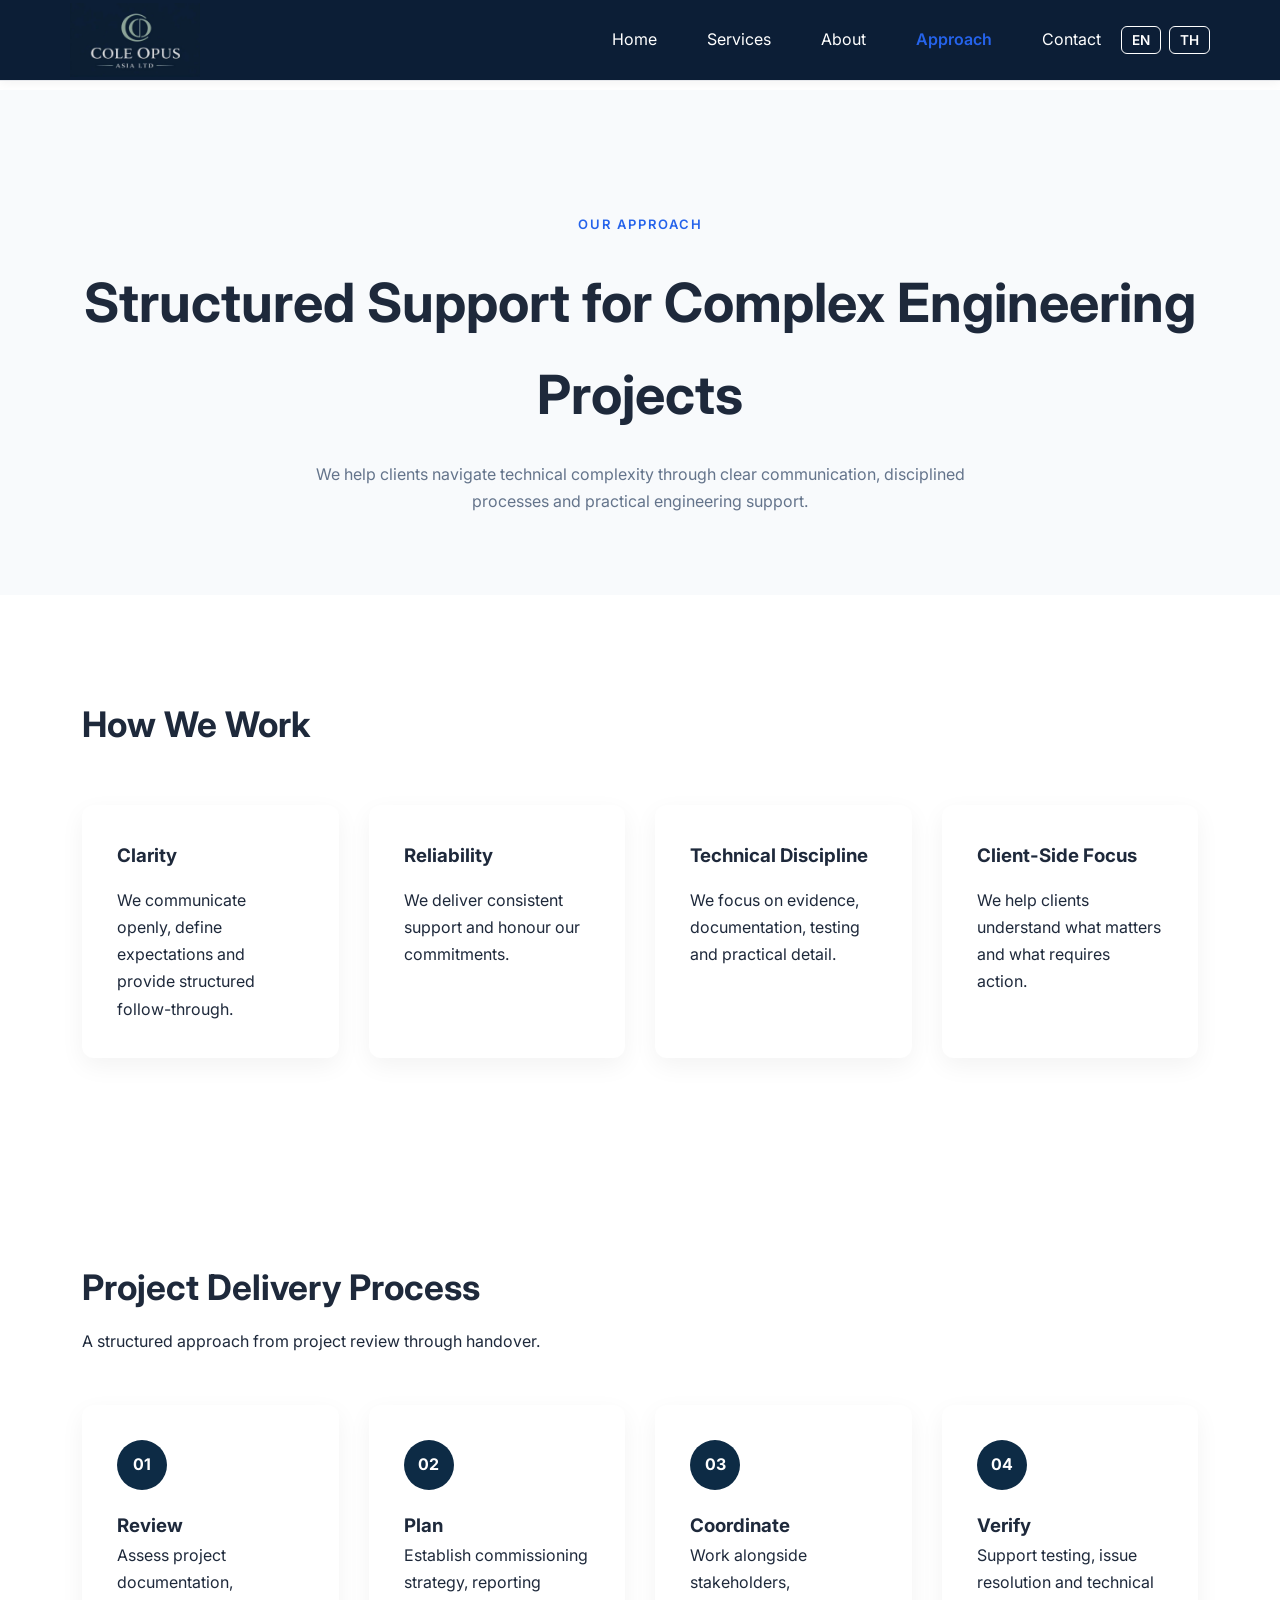
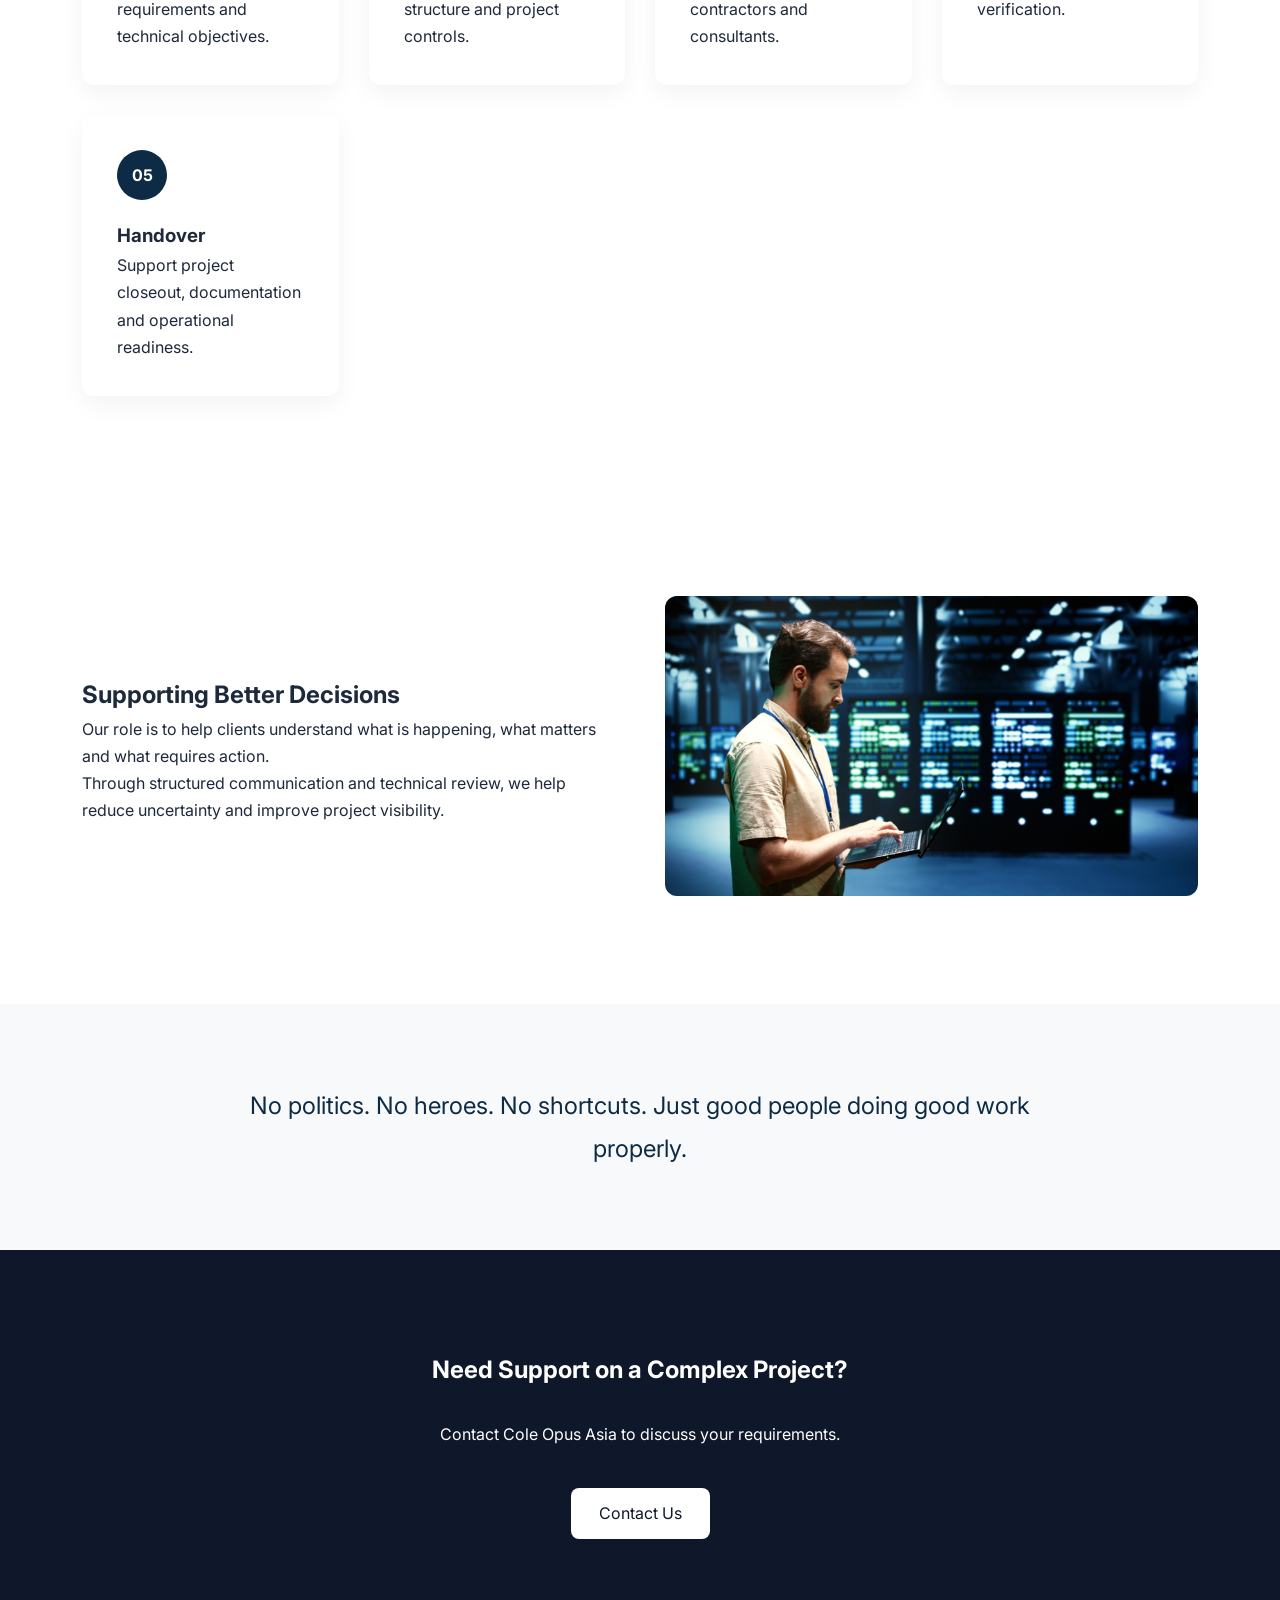
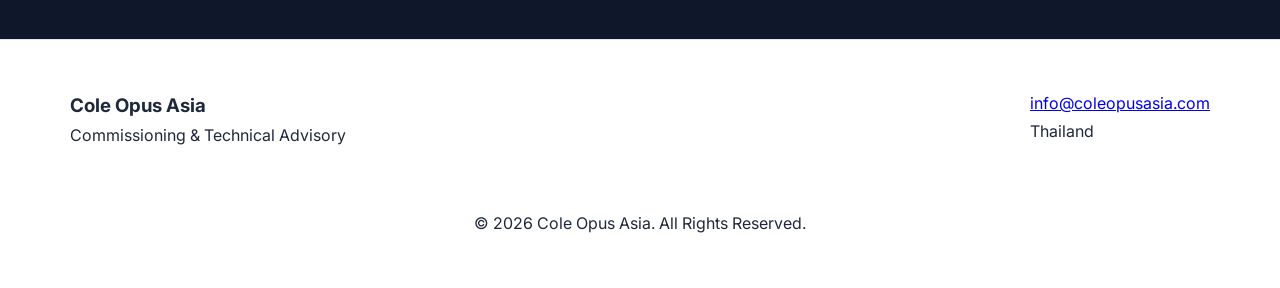
<file: approach.html>
<!DOCTYPE html>
<html lang="en">
<head>
    <meta charset="UTF-8">
    <meta name="viewport" content="width=device-width, initial-scale=1.0">
    <title>Approach | Cole Opus Asia</title>
    <meta name="description"
          content="Discover how Cole Opus Asia supports complex engineering projects through disciplined processes, technical expertise and client-side focus.">
    <link rel="preconnect" href="https://fonts.googleapis.com">
    <link rel="preconnect" href="https://fonts.gstatic.com" crossorigin>
    <link href="https://fonts.googleapis.com/css2?family=Inter:wght@300;400;500;600;700&family=Noto+Sans+Thai:wght@300;400;500;600&display=swap"
          rel="stylesheet">
    <link rel="stylesheet" href="style.css">
</head>
<body>
    <!-- Header -->
    <header>
        <div class="container nav">
            <div class="logo">
                <a href="index.html">
                    <img src="images/logo.png"
                         alt="Cole Opus Asia Logo"
                         class="logo-img">
                </a>
            </div>
            <div class="hamburger" onclick="toggleMenu()">☰</div>
            <nav id="nav-menu">
                <a href="index.html"
                   data-en="Home"
                   data-th="หน้าแรก">
                    Home
                </a>
                <a href="services.html"
                   data-en="Services"
                   data-th="บริการ">
                    Services
                </a>
                <a href="about.html"
                   data-en="About"
                   data-th="เกี่ยวกับเรา">
                    About
                </a>
                <a href="approach.html"
                   class="active"
                   data-en="Approach"
                   data-th="แนวทางการทำงาน">
                    Approach
                </a>
                <a href="contact.html"
                   data-en="Contact"
                   data-th="ติดต่อ">
                    Contact
                </a>
                <div class="language-switcher">
                    <button onclick="setLanguage('en')">
                        EN
                    </button>
                    <button onclick="setLanguage('th')">
                        TH
                    </button>
                </div>
            </nav>
        </div>
    </header>
    <!-- Hero -->
    <section class="page-hero">
        <div class="container">
            <span class="section-tag"
                  data-en="OUR APPROACH"
                  data-th="แนวทางการทำงาน">
                OUR APPROACH
            </span>
            <h1
                data-en="Structured Support for Complex Engineering Projects"
                data-th="การสนับสนุนอย่างเป็นระบบสำหรับโครงการวิศวกรรมที่ซับซ้อน">
                Structured Support for
                Complex Engineering Projects
            </h1>
            <p
                data-en="We help clients navigate technical complexity through clear communication, disciplined processes and practical engineering support."
                data-th="เราช่วยให้ลูกค้ารับมือกับความซับซ้อนทางเทคนิค ผ่านการสื่อสารที่ชัดเจน กระบวนการที่มีวินัย และการสนับสนุนทางวิศวกรรมที่นำไปใช้ได้จริง">
                We help clients navigate technical complexity
                through clear communication,
                disciplined processes and practical
                engineering support.
            </p>
        </div>
    </section>
    <!-- How We Work -->
    <section class="approach-principles">
        <div class="container">
            <div class="section-title">
                <h2
                    data-en="How We Work"
                    data-th="วิธีการทำงานของเรา">
                    How We Work
                </h2>
            </div>
            <div class="principles-grid">
                <div class="principle-card">
                    <h3
                        data-en="Clarity"
                        data-th="ความชัดเจน">
                        Clarity
                    </h3>
                    <p
                        data-en="We communicate openly, define expectations and provide structured follow-through."
                        data-th="เราสื่อสารอย่างตรงไปตรงมา กำหนดความคาดหวังที่ชัดเจน และติดตามงานอย่างเป็นระบบ">
                        We communicate openly,
                        define expectations and provide
                        structured follow-through.
                    </p>
                </div>
                <div class="principle-card">
                    <h3
                        data-en="Reliability"
                        data-th="ความน่าเชื่อถือ">
                        Reliability
                    </h3>
                    <p
                        data-en="We deliver consistent support and honour our commitments."
                        data-th="เราสนับสนุนงานอย่างสม่ำเสมอ และรักษาคำมั่นสัญญาที่ให้ไว้">
                        We deliver consistent support
                        and honour our commitments.
                    </p>
                </div>
                <div class="principle-card">
                    <h3
                        data-en="Technical Discipline"
                        data-th="วินัยทางเทคนิค">
                        Technical Discipline
                    </h3>
                    <p
                        data-en="We focus on evidence, documentation, testing and practical detail."
                        data-th="เราให้ความสำคัญกับข้อมูล เอกสาร การทดสอบ และรายละเอียดที่นำไปปฏิบัติได้จริง">
                        We focus on evidence,
                        documentation,
                        testing and practical detail.
                    </p>
                </div>
                <div class="principle-card">
                    <h3
                        data-en="Client-Side Focus"
                        data-th="มุ่งเน้นผลประโยชน์ของลูกค้า">
                        Client-Side Focus
                    </h3>
                    <p
                        data-en="We help clients understand what matters and what requires action."
                        data-th="เราช่วยให้ลูกค้าเข้าใจสิ่งที่สำคัญและสิ่งที่ต้องดำเนินการ">
                        We help clients understand
                        what matters and what requires action.
                    </p>
                </div>
            </div>
        </div>
    </section>
        <!-- Project Delivery Process -->
    <section class="process-section">
        <div class="container">
            <div class="section-title">
                <h2
                    data-en="Project Delivery Process"
                    data-th="กระบวนการส่งมอบโครงการ">
                    Project Delivery Process
                </h2>
                <p
                    data-en="A structured approach from project review through handover."
                    data-th="แนวทางการทำงานอย่างเป็นระบบ ตั้งแต่การทบทวนโครงการจนถึงการส่งมอบงาน">
                    A structured approach from project review through handover.
                </p>
            </div>
            <div class="timeline">
                <div class="timeline-item">
                    <div class="step-number">01</div>
                    <h3
                        data-en="Review"
                        data-th="ทบทวน">
                        Review
                    </h3>
                    <p
                        data-en="Assess project documentation, requirements and technical objectives."
                        data-th="ประเมินเอกสารโครงการ ข้อกำหนด และวัตถุประสงค์ทางเทคนิค">
                        Assess project documentation,
                        requirements and technical objectives.
                    </p>
                </div>
                <div class="timeline-item">
                    <div class="step-number">02</div>
                    <h3
                        data-en="Plan"
                        data-th="วางแผน">
                        Plan
                    </h3>
                    <p
                        data-en="Establish commissioning strategy, reporting structure and project controls."
                        data-th="กำหนดกลยุทธ์ด้าน Commissioning โครงสร้างการรายงาน และการควบคุมโครงการ">
                        Establish commissioning strategy,
                        reporting structure and project controls.
                    </p>
                </div>
                <div class="timeline-item">
                    <div class="step-number">03</div>
                    <h3
                        data-en="Coordinate"
                        data-th="ประสานงาน">
                        Coordinate
                    </h3>
                    <p
                        data-en="Work alongside stakeholders, contractors and consultants."
                        data-th="ทำงานร่วมกับผู้มีส่วนเกี่ยวข้อง ผู้รับเหมา และที่ปรึกษา">
                        Work alongside stakeholders,
                        contractors and consultants.
                    </p>
                </div>
                <div class="timeline-item">
                    <div class="step-number">04</div>
                    <h3
                        data-en="Verify"
                        data-th="ตรวจสอบ">
                        Verify
                    </h3>
                    <p
                        data-en="Support testing, issue resolution and technical verification."
                        data-th="สนับสนุนการทดสอบ การแก้ไขปัญหา และการตรวจสอบทางเทคนิค">
                        Support testing,
                        issue resolution and technical verification.
                    </p>
                </div>
                <div class="timeline-item">
                    <div class="step-number">05</div>
                    <h3
                        data-en="Handover"
                        data-th="ส่งมอบ">
                        Handover
                    </h3>
                    <p
                        data-en="Support project closeout, documentation and operational readiness."
                        data-th="สนับสนุนการปิดโครงการ เอกสารส่งมอบ และความพร้อมในการใช้งาน">
                        Support project closeout,
                        documentation and operational readiness.
                    </p>
                </div>
            </div>
        </div>
    </section>
    <!-- Supporting Better Decisions -->
    <section class="client-focus">
        <div class="container client-grid">
            <div>
                <h2
                    data-en="Supporting Better Decisions"
                    data-th="สนับสนุนการตัดสินใจที่ดีขึ้น">
                    Supporting Better Decisions
                </h2>
                <p
                    data-en="Our role is to help clients understand what is happening, what matters and what requires action."
                    data-th="บทบาทของเราคือช่วยให้ลูกค้าเข้าใจว่าเกิดอะไรขึ้น สิ่งใดสำคัญ และสิ่งใดต้องดำเนินการ">
                    Our role is to help clients understand
                    what is happening,
                    what matters
                    and what requires action.
                </p>
                <p
                    data-en="Through structured communication and technical review, we help reduce uncertainty and improve project visibility."
                    data-th="ผ่านการสื่อสารที่เป็นระบบและการทบทวนทางเทคนิค เราช่วยลดความไม่แน่นอนและเพิ่มความชัดเจนของโครงการ">
                    Through structured communication
                    and technical review,
                    we help reduce uncertainty
                    and improve project visibility.
                </p>
            </div>
            <div>
                <img src="images/approach.jpg"
                     alt="Engineering Process">
            </div>
        </div>
    </section>
    <!-- Mission Quote -->
    <section class="approach-quote">
        <div class="container">
            <blockquote
                data-en="No politics. No heroes. No shortcuts. Just good people doing good work properly."
                data-th="ไม่มีการเมืองในที่ทำงาน ไม่มีการยกย่องวีรบุรุษ ไม่มีทางลัด มีเพียงผู้คนที่ดีที่ทำงานที่ดีอย่างถูกต้อง">
                No politics.
                No heroes.
                No shortcuts.
                <br><br>
                <strong>
                    Just good people doing good work properly.
                </strong>
            </blockquote>
        </div>
    </section>
    <!-- Contact CTA -->
    <section class="contact-cta">
        <div class="container">
            <h2
                data-en="Need Support on a Complex Project?"
                data-th="ต้องการผู้เชี่ยวชาญสนับสนุนโครงการของคุณหรือไม่?">
                Need Support on a Complex Project?
            </h2>
            
            <p
                data-en="Contact Cole Opus Asia to discuss your requirements."
                data-th="ติดต่อ Cole Opus Asia เพื่อพูดคุยเกี่ยวกับความต้องการของโครงการของคุณ">
                Contact Cole Opus Asia to discuss your requirements.
            </p>

            <a href="contact.html"
               class="btn-light"
               data-en="Contact Us"
               data-th="ติดต่อเรา">
                Contact Us
            </a>
        </div>
    </section>
    <!-- Footer -->
    <footer>
        <div class="container footer-grid">
            <div>
                <h3>
                    Cole Opus Asia
                </h3>
                <p
                    data-en="Commissioning & Technical Advisory"
                    data-th="ที่ปรึกษาด้าน Commissioning และเทคนิค">
                    Commissioning & Technical Advisory
                </p>
            </div>
            <div>
                <p>
                    <a href="mailto:info@coleopusasia.com">
                        info@coleopusasia.com
                    </a>
                </p>
                <p
                    data-en="Thailand"
                    data-th="ประเทศไทย">
                    Thailand
                </p>
            </div>
        </div>
        <div class="footer-bottom">
            <p>
                © 2026 Cole Opus Asia. All Rights Reserved.
            </p>
        </div>
    </footer>
    <!-- Language Script -->
    <script src="script.js"></script>
</body>
</html>
</file>
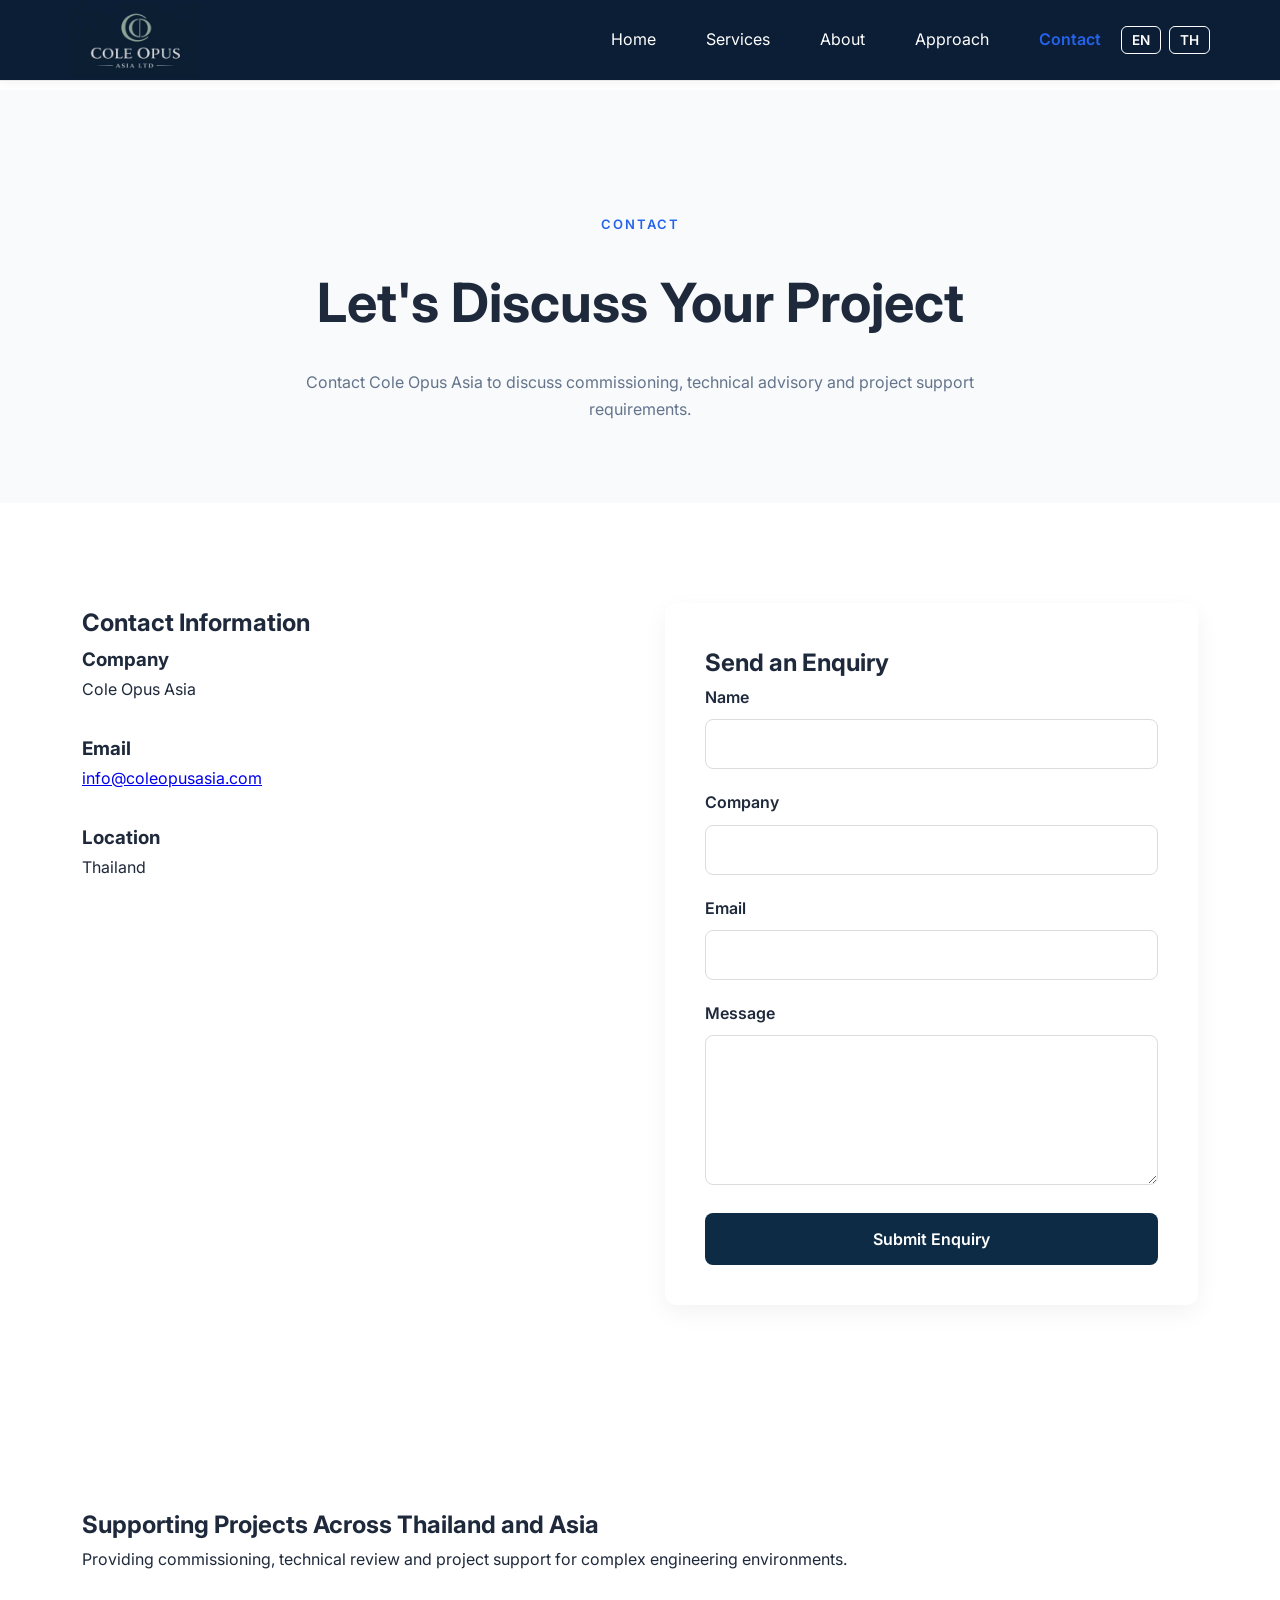
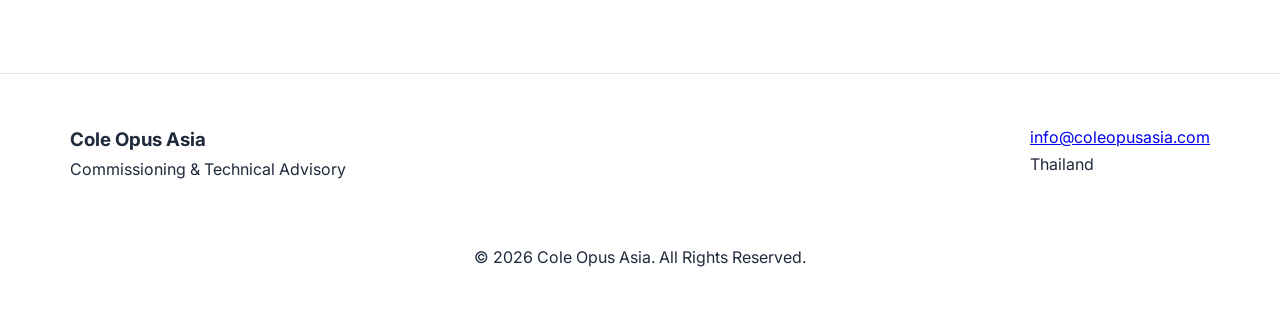
<file: contact.html>
<!DOCTYPE html>
<html lang="en">
<head>
    <meta charset="UTF-8">
    <meta name="viewport" content="width=device-width, initial-scale=1.0">
    <title>Contact | Cole Opus Asia</title>
    <meta name="description"
          content="Contact Cole Opus Asia for commissioning, technical advisory and project support across Thailand and Asia.">
    <link rel="preconnect" href="https://fonts.googleapis.com">
    <link rel="preconnect" href="https://fonts.gstatic.com" crossorigin>
    <link href="https://fonts.googleapis.com/css2?family=Inter:wght@300;400;500;600;700&family=Noto+Sans+Thai:wght@300;400;500;600&display=swap"
          rel="stylesheet">
    <link rel="stylesheet" href="style.css">
</head>
<body>
    <!-- Header -->
    <header>
        <div class="container nav">
            <div class="logo">
                <a href="index.html">
                    <img src="images/logo.png"
                         alt="Cole Opus Asia Logo"
                         class="logo-img">
                </a>
            </div>
            <div class="hamburger" onclick="toggleMenu()">☰</div>
            <nav id="nav-menu">
                <a href="index.html"
                   data-en="Home"
                   data-th="หน้าแรก">
                    Home
                </a>
                <a href="services.html"
                   data-en="Services"
                   data-th="บริการ">
                    Services
                </a>
                <a href="about.html"
                   data-en="About"
                   data-th="เกี่ยวกับเรา">
                    About
                </a>
                <a href="approach.html"
                   data-en="Approach"
                   data-th="แนวทางการทำงาน">
                    Approach
                </a>
                <a href="contact.html"
                   class="active"
                   data-en="Contact"
                   data-th="ติดต่อ">
                    Contact
                </a>
                <div class="language-switcher">
                    <button onclick="setLanguage('en')">
                        EN
                    </button>
                    <button onclick="setLanguage('th')">
                        TH
                    </button>
                </div>
            </nav>
        </div>
    </header>
    <!-- Hero -->
    <section class="page-hero">
        <div class="container">
            <span class="section-tag"
                  data-en="CONTACT"
                  data-th="ติดต่อเรา">
                CONTACT
            </span>
            <h1
                data-en="Let's Discuss Your Project"
                data-th="มาพูดคุยเกี่ยวกับโครงการของคุณกัน">
                Let's Discuss Your Project
            </h1>
            <p
                data-en="Contact Cole Opus Asia to discuss commissioning, technical advisory and project support requirements."
                data-th="ติดต่อ Cole Opus Asia เพื่อพูดคุยเกี่ยวกับบริการด้าน Commissioning ที่ปรึกษาทางเทคนิค และการสนับสนุนโครงการ">
                Contact Cole Opus Asia to discuss commissioning,
                technical advisory and project support requirements.
            </p>
        </div>
    </section>
    <!-- Contact Information -->
    <section class="contact-section">
        <div class="container contact-grid">
            <div class="contact-info">
                <h2
                    data-en="Contact Information"
                    data-th="ข้อมูลการติดต่อ">
                    Contact Information
                </h2>
                <div class="contact-item">
                    <h3
                        data-en="Company"
                        data-th="บริษัท">
                        Company
                    </h3>
                    <p>
                        Cole Opus Asia
                    </p>
                </div>
                <div class="contact-item">
                    <h3
                        data-en="Email"
                        data-th="อีเมล">
                        Email
                    </h3>
                    <p>
                        <a href="mailto:info@coleopusasia.com">
                            info@coleopusasia.com
                        </a>
                    </p>
                </div>
                <div class="contact-item">
                    <h3
                        data-en="Location"
                        data-th="ที่ตั้ง">
                        Location
                    </h3>
                    <p
                        data-en="Thailand"
                        data-th="ประเทศไทย">
                        Thailand
                    </p>
                </div>
            </div>
                        <!-- Contact Form -->
            <div class="contact-form-card">
                <h2
                    data-en="Send an Enquiry"
                    data-th="ส่งข้อความถึงเรา">
                    Send an Enquiry
                </h2>
                <!-- หากต้องการใช้งานจริง แนะนำเชื่อมกับ Formspree -->
                <form action="https://formspree.io/f/your-form-id"
                      method="POST">
                    <div class="form-group">
                        <label
                            data-en="Name"
                            data-th="ชื่อ">
                            Name
                        </label>
                        <input type="text"
                               name="name"
                               required>
                    </div>
                    <div class="form-group">
                        <label
                            data-en="Company"
                            data-th="บริษัท">
                            Company
                        </label>
                        <input type="text"
                               name="company">
                    </div>
                    <div class="form-group">
                        <label
                            data-en="Email"
                            data-th="อีเมล">
                            Email
                        </label>
                        <input type="email"
                               name="email"
                               required>
                    </div>
                    <div class="form-group">
                        <label
                            data-en="Message"
                            data-th="ข้อความ">
                            Message
                        </label>
                        <textarea name="message"
                                  rows="6"
                                  required></textarea>
                    </div>
                    <button type="submit"
                            class="btn-primary"
                            data-en="Submit Enquiry"
                            data-th="ส่งข้อความ">
                        Submit Enquiry
                    </button>
                </form>
            </div>
        </div>
    </section>
    <!-- Contact CTA -->
    <section class="contact-cta-simple">
        <div class="container">
            <h2
                data-en="Supporting Projects Across Thailand and Asia"
                data-th="สนับสนุนโครงการทั่วประเทศไทยและเอเชีย">
                Supporting Projects Across Thailand and Asia
            </h2>
            <p
                data-en="Providing commissioning, technical review and project support for complex engineering environments."
                data-th="ให้บริการด้าน Commissioning การทบทวนทางเทคนิค และการสนับสนุนโครงการสำหรับงานวิศวกรรมที่มีความซับซ้อน">
                Providing commissioning,
                technical review and project support
                for complex engineering environments.
            </p>
        </div>
    </section>
    <!-- Footer -->
    <footer>
        <div class="container footer-grid">
            <div>
                <h3>
                    Cole Opus Asia
                </h3>
                <p
                    data-en="Commissioning & Technical Advisory"
                    data-th="ที่ปรึกษาด้าน Commissioning และเทคนิค">
                    Commissioning & Technical Advisory
                </p>
            </div>
            <div>
                <p>
                    <a href="mailto:info@coleopusasia.com">
                        info@coleopusasia.com
                    </a>
                </p>
                <p
                    data-en="Thailand"
                    data-th="ประเทศไทย">
                    Thailand
                </p>
            </div>
        </div>
        <div class="footer-bottom">
            <p>
                © 2026 Cole Opus Asia. All Rights Reserved.
            </p>
        </div>
    </footer>
    <!-- Language Script -->
    <script src="script.js"></script>
</body>
</html>
</file>
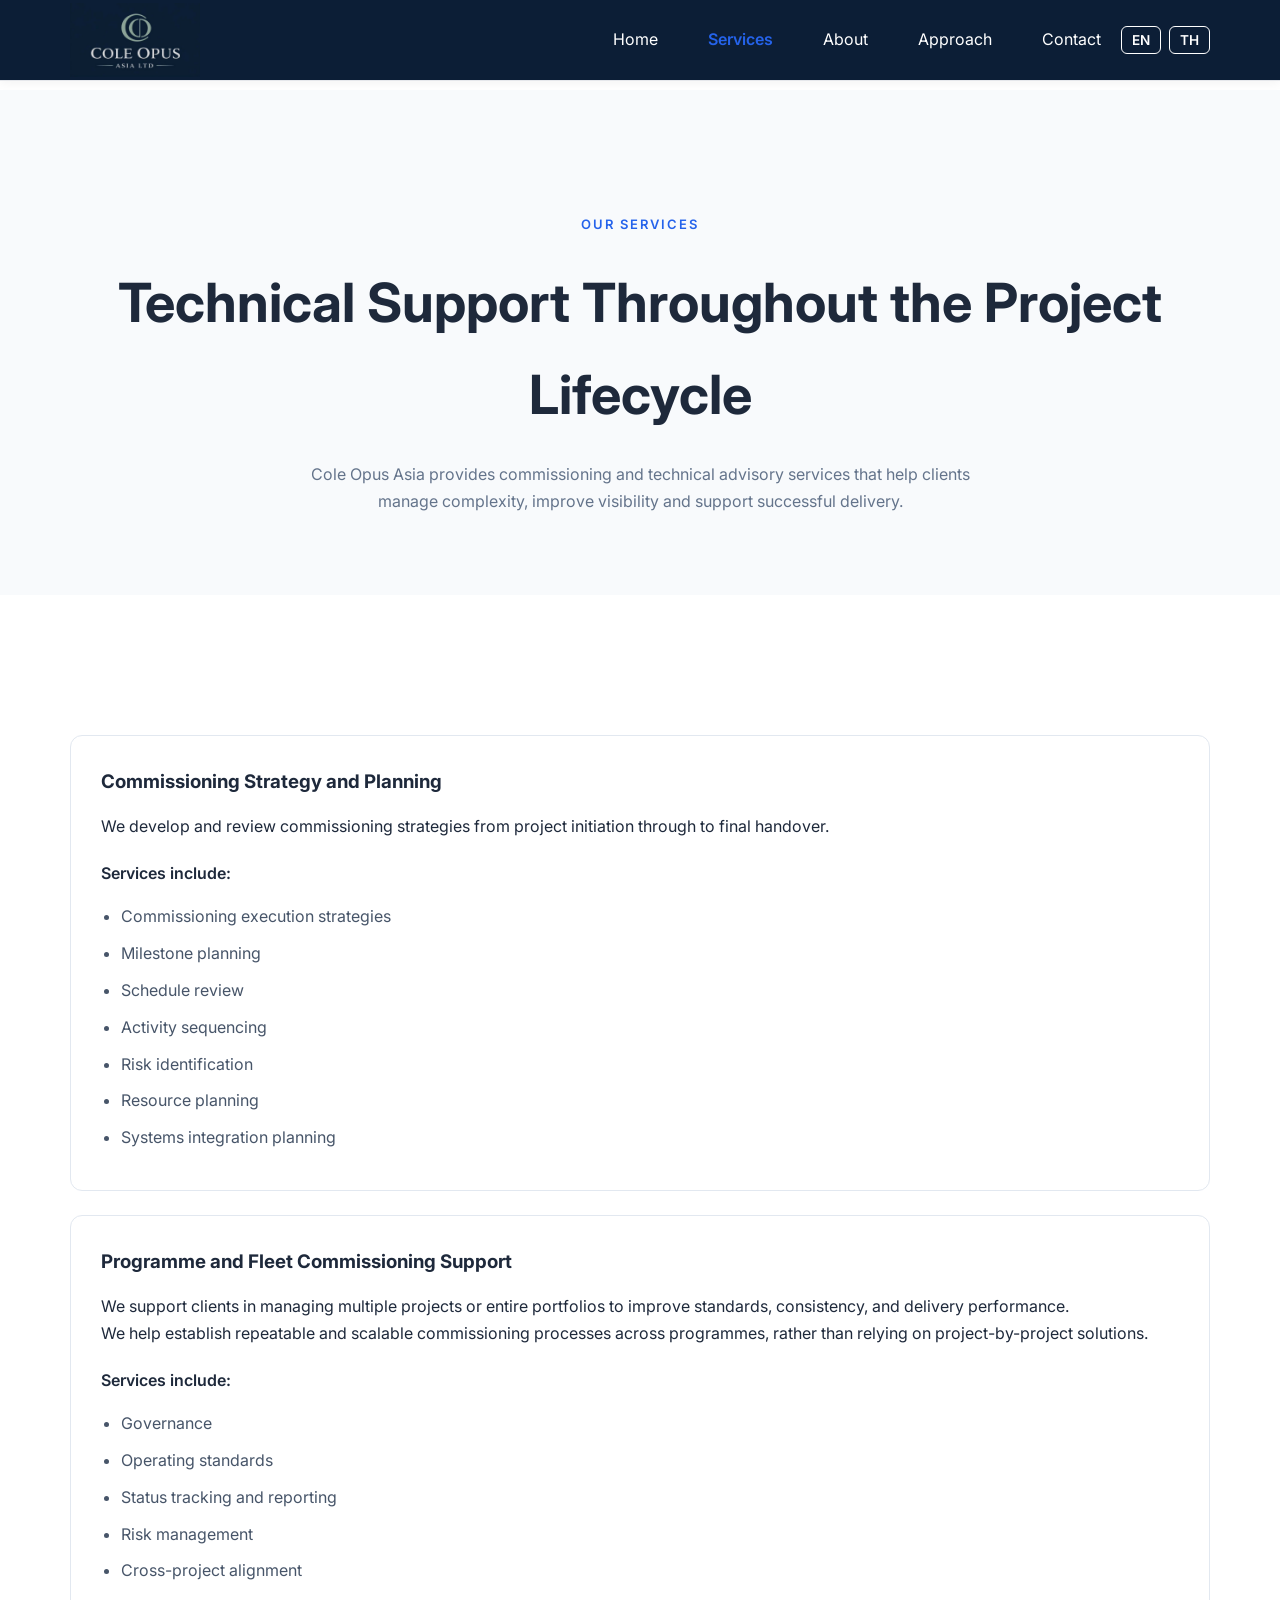
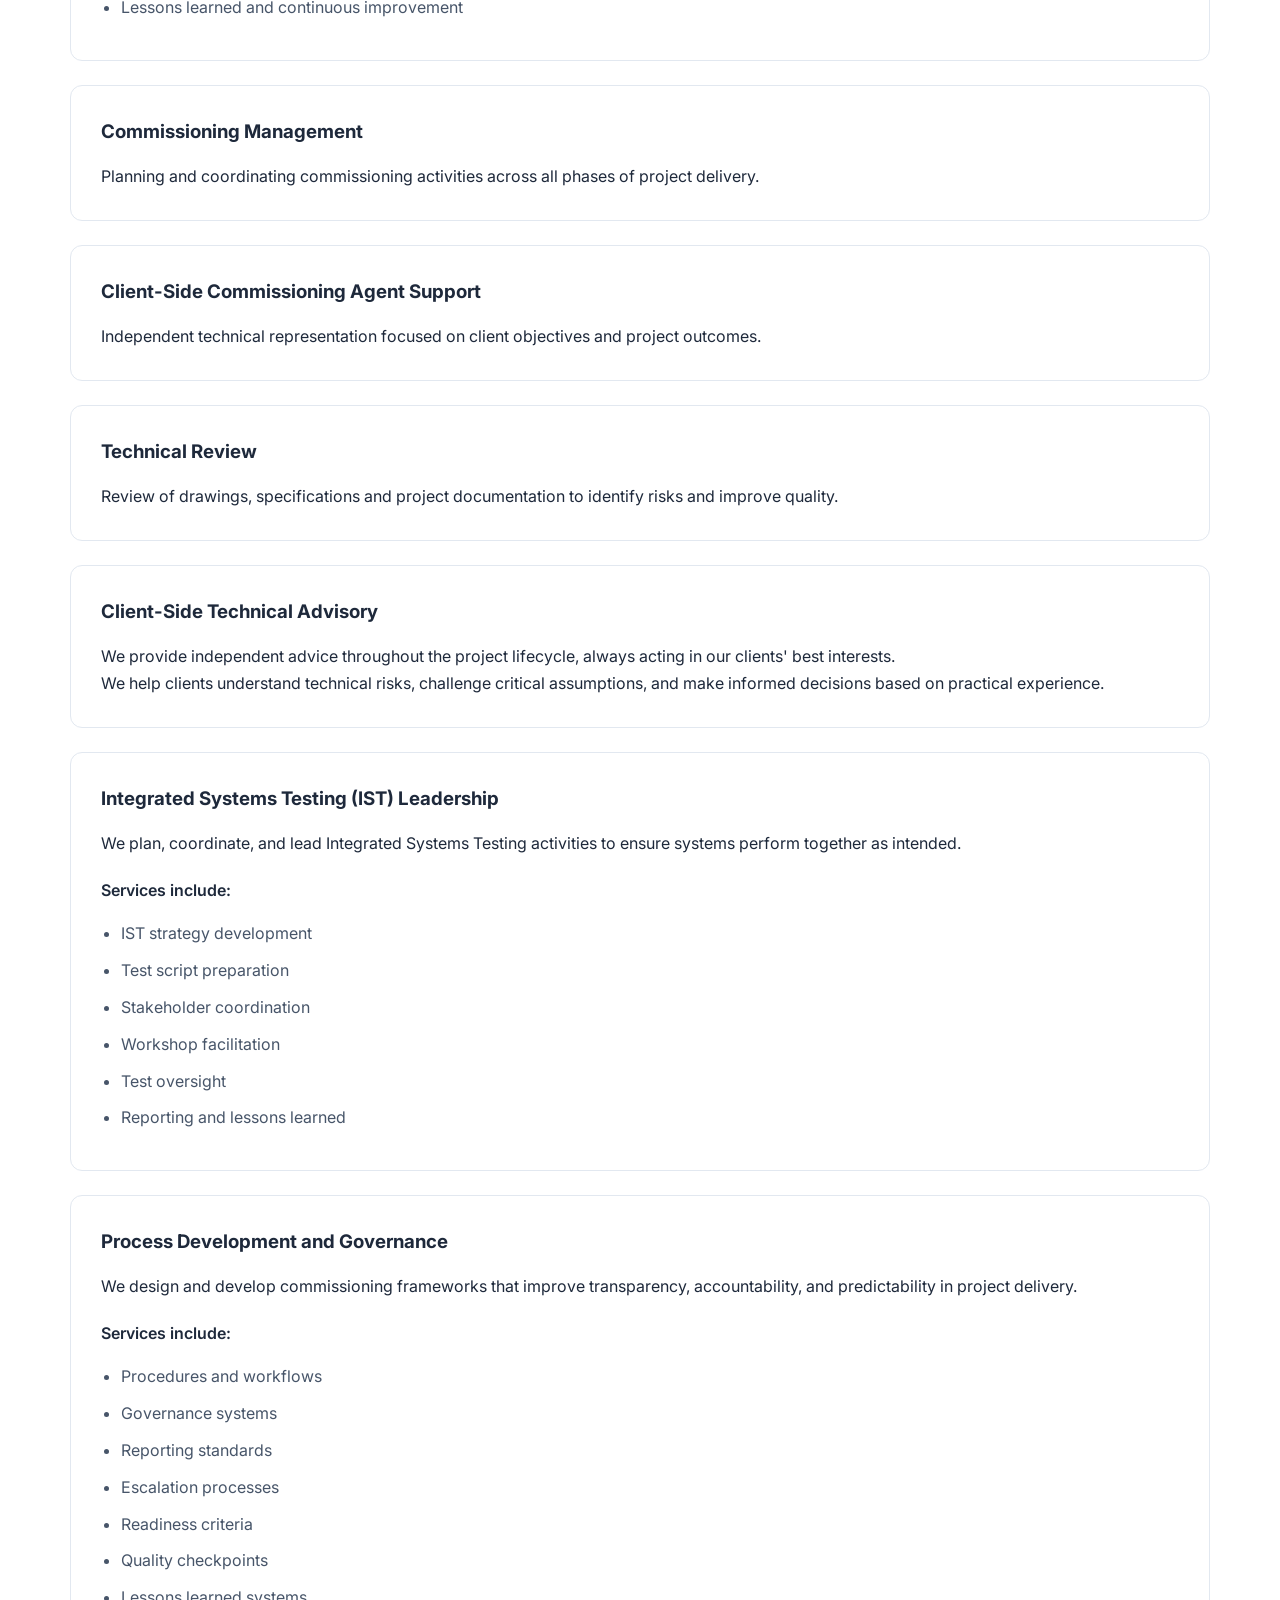
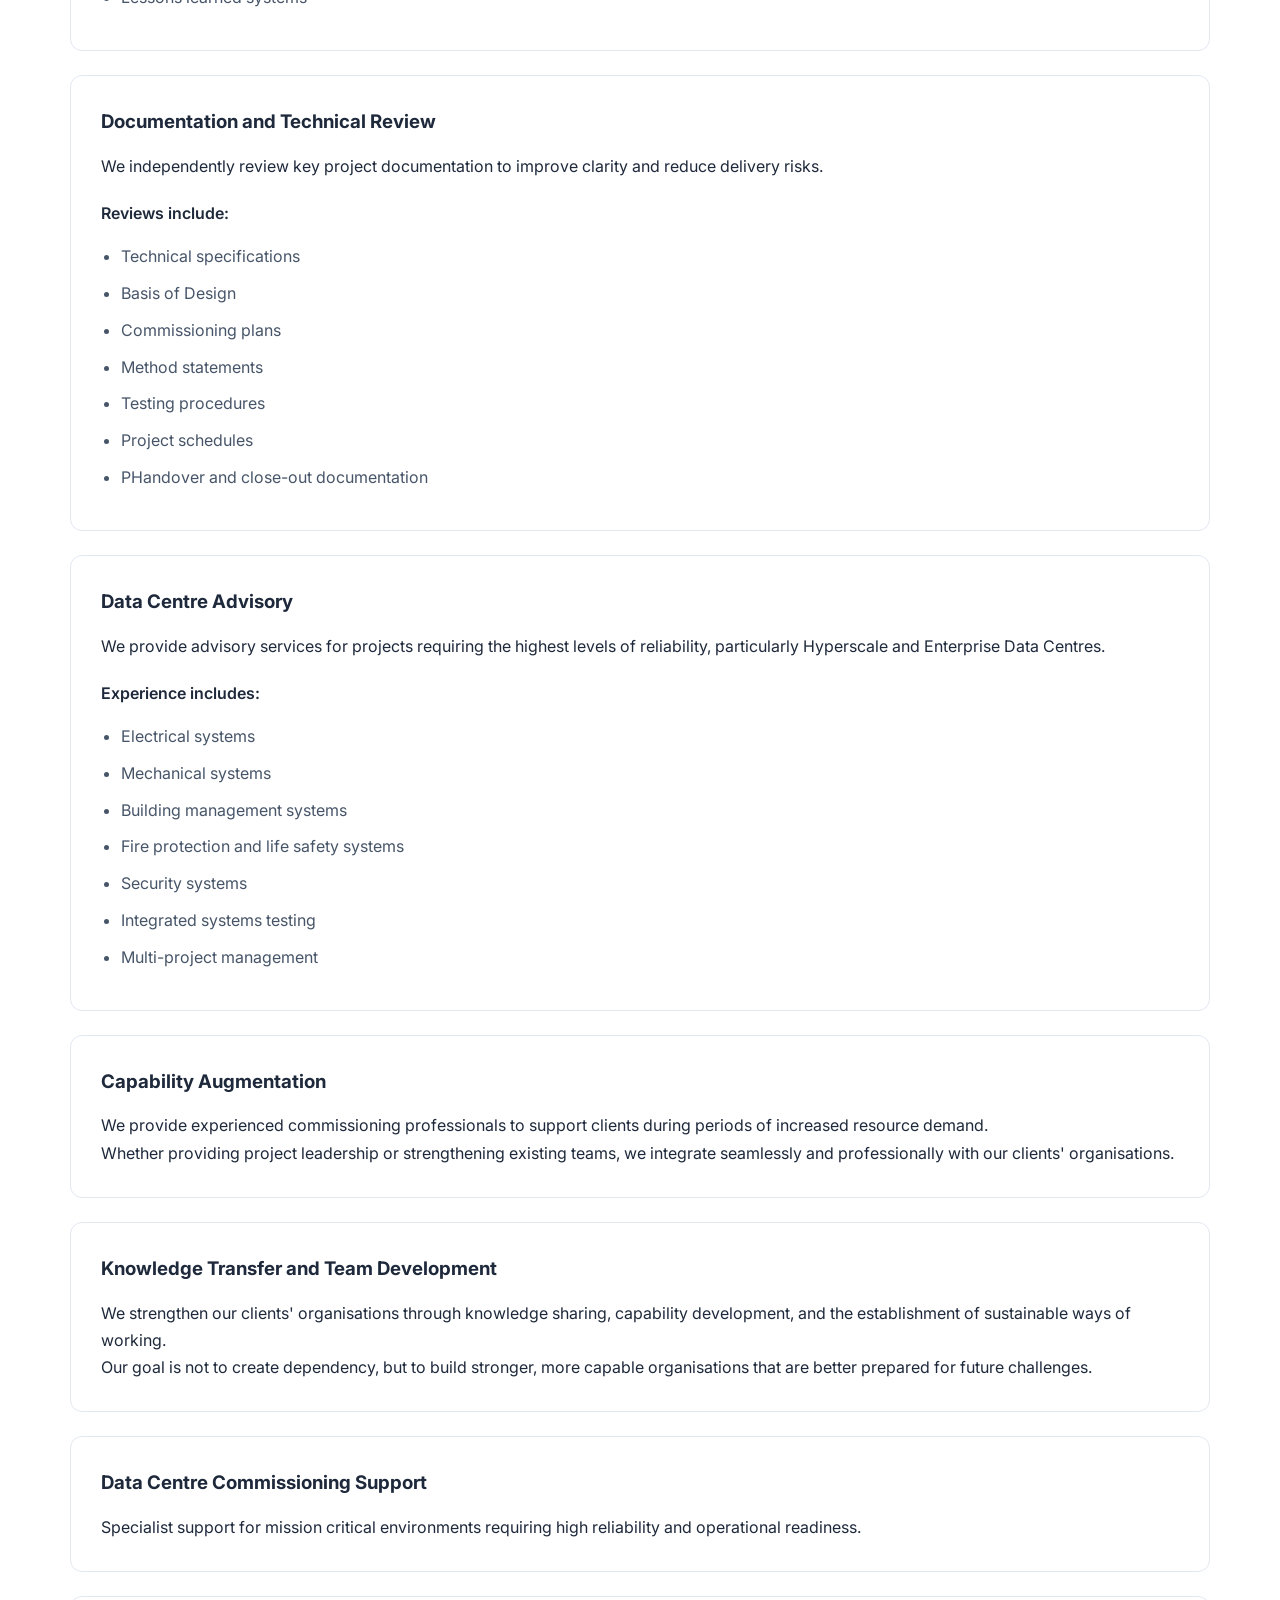
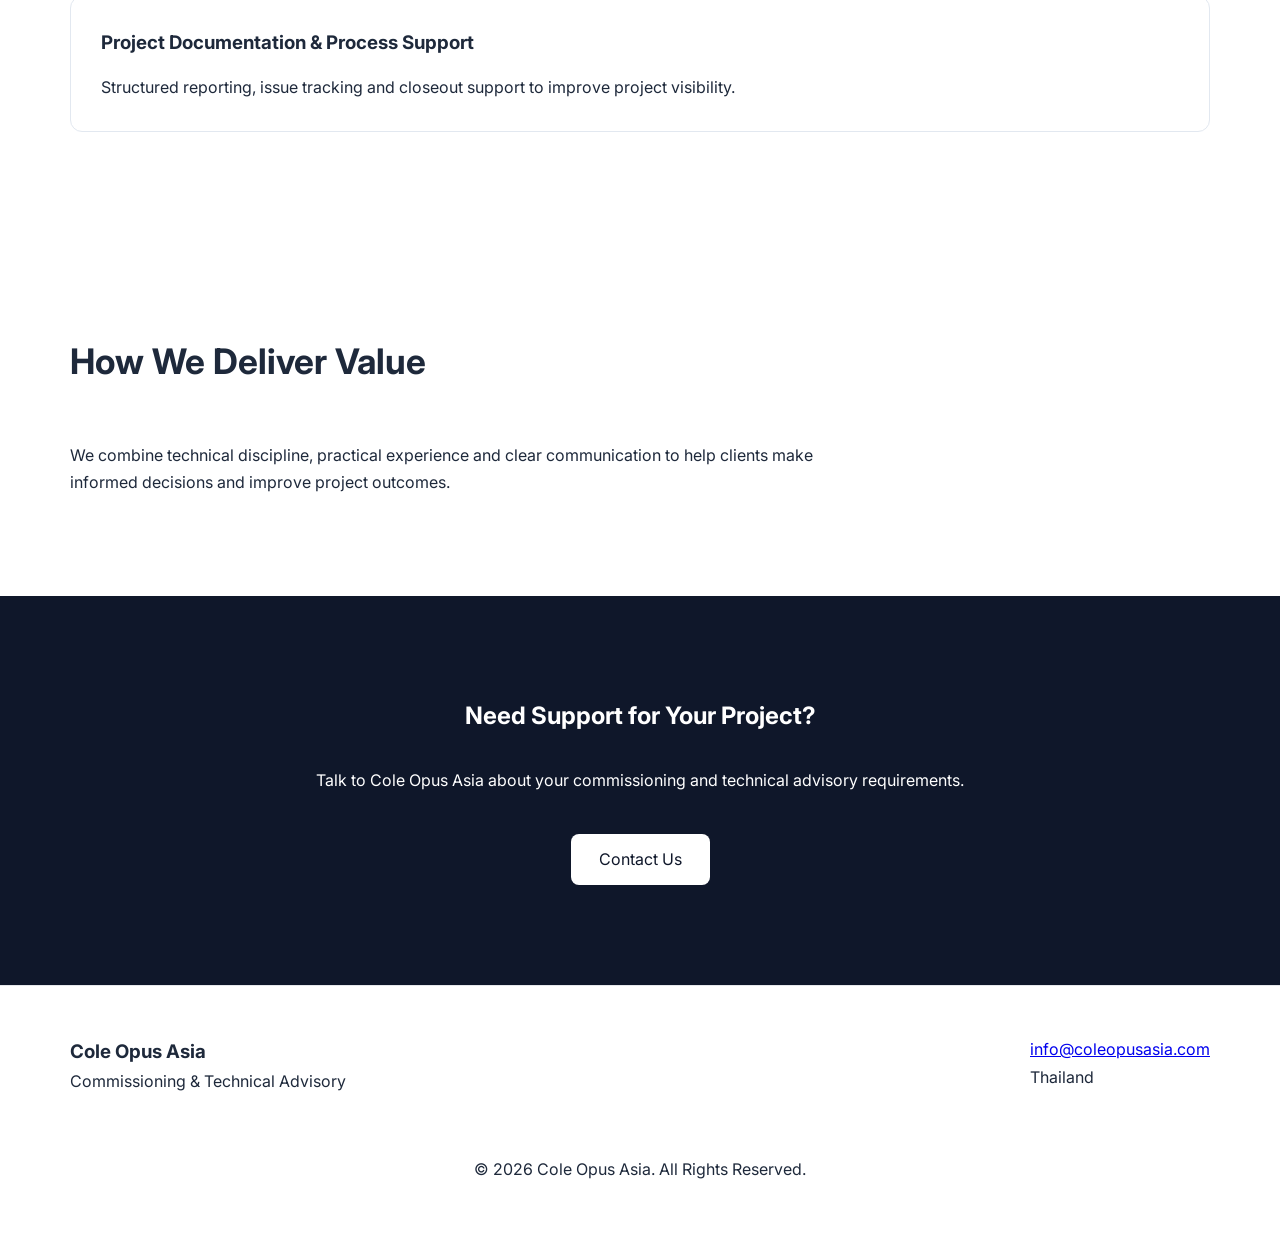
<file: services.html>
<!DOCTYPE html>
<html lang="en">
<head>
    <meta charset="UTF-8">
    <meta name="viewport" content="width=device-width, initial-scale=1.0">
    <title>Services | Cole Opus Asia</title>
    <meta name="description"
          content="Explore commissioning and technical advisory services provided by Cole Opus Asia across Thailand and Asia.">
    <link rel="preconnect" href="https://fonts.googleapis.com">
    <link rel="preconnect" href="https://fonts.gstatic.com" crossorigin>
    <link href="https://fonts.googleapis.com/css2?family=Inter:wght@300;400;500;600;700&family=Noto+Sans+Thai:wght@300;400;500;600&display=swap"
          rel="stylesheet">
    <link rel="stylesheet" href="style.css">
</head>
<body>
    <!-- Header -->
    <header>
        <div class="container nav">
            <div class="logo">
                <a href="index.html">
                    <img src="images/logo.png"
                         alt="Cole Opus Asia Logo"
                         class="logo-img">
                </a>
            </div>
           <div class="hamburger" onclick="toggleMenu()">☰</div>
            <nav id="nav-menu">
                <a href="index.html"
                   data-en="Home"
                   data-th="หน้าแรก">
                    Home
                </a>
                <a href="services.html"
                   class="active"
                   data-en="Services"
                   data-th="บริการ">
                    Services
                </a>
                <a href="about.html"
                   data-en="About"
                   data-th="เกี่ยวกับเรา">
                    About
                </a>
                <a href="approach.html"
                   data-en="Approach"
                   data-th="แนวทางการทำงาน">
                    Approach
                </a>
                <a href="contact.html"
                   data-en="Contact"
                   data-th="ติดต่อ">
                    Contact
                </a>
                <div class="language-switcher">
                    <button onclick="setLanguage('en')">
                        EN
                    </button>
                    <button onclick="setLanguage('th')">
                        TH
                    </button>
                </div>
            </nav>
        </div>
    </header>
    <!-- Hero -->
    <section class="page-hero">
        <div class="container">
            <span class="section-tag"
                  data-en="OUR SERVICES"
                  data-th="บริการของเรา">
                OUR SERVICES
            </span>
            <h1
                data-en="Technical Support Throughout the Project Lifecycle"
                data-th="การสนับสนุนทางเทคนิคตลอดวงจรของโครงการ">
                Technical Support Throughout the Project Lifecycle
            </h1>
            <p
                data-en="Cole Opus Asia provides commissioning and technical advisory services that help clients manage complexity, improve visibility and support successful delivery."
                data-th="Cole Opus Asia ให้บริการด้าน Commissioning และที่ปรึกษาทางเทคนิค เพื่อช่วยให้ลูกค้าบริหารความซับซ้อนของโครงการ เพิ่มความชัดเจน และสนับสนุนการส่งมอบงานอย่างมีประสิทธิภาพ">
                Cole Opus Asia provides commissioning and technical advisory services that help clients manage complexity, improve visibility and support successful delivery.
            </p>
        </div>
    </section>
    <!-- Services -->
    <section class="services">
        <div class="container">
            <div class="service-grid">
                <div class="card">
                    <h3
                        data-en="Commissioning Strategy and Planning"
                        data-th="การวางกลยุทธ์และแผนงานด้าน Commissioning">
                        Commissioning Strategy and Planning
                    </h3>
                    <p
                        data-en="We develop and review commissioning strategies from project initiation through to final handover."
                        data-th="จัดทำและทบทวนกลยุทธ์ด้าน Commissioning ตั้งแต่ช่วงเริ่มต้นโครงการจนถึงการส่งมอบงาน">
                        We develop and review commissioning strategies from project initiation through to final handover.
                    </p>
                    <h4
                        data-en="Services include:"
                        data-th="บริการครอบคลุม:">
                       Services include:
                    </h4>
                        <ul class="service-list">
                           <li
                            data-en="Commissioning execution strategies"
                            data-th="กลยุทธ์การดำเนินงานด้าน Commissioning">
                            Commissioning execution strategies
                        </li>
                        <li
                           data-en="Milestone planning"
                           data-th="การวางแผนตาม Milestone">
                           Milestone planning
                        </li>
                        <li
                           data-en="Schedule review"
                           data-th="การทบทวนกำหนดการ">
                           Schedule review
                        </li>
                        <li
                          data-en="Activity sequencing"
                          data-th="การวางลำดับกิจกรรม">
                          Activity sequencing
                        </li>
                        <li
                          data-en="Risk identification"
                          data-th="การระบุความเสี่ยง">
                          Risk identification
                        </li>
                        
                        <li
                          data-en="Resource planning"
                          data-th="การวางแผนทรัพยากร">
                          Resource planning
                        </li>
                        <li
                          data-en="Systems integration planning"
                          data-th="การวางแผนการบูรณาการระบบ">
                          Systems integration planning
                        </li>
                    </ul>
                </div>
                <div class="card">
                    <h3
                        data-en="Programme and Fleet Commissioning Support"
                        data-th="การสนับสนุนโปรแกรมและพอร์ตโฟลิโอด้าน Commissioning">
                        Programme and Fleet Commissioning Support
                    </h3>
                    <p
                        data-en="We support clients in managing multiple projects or entire portfolios to improve standards, consistency, and delivery performance."
                        data-th="สนับสนุนลูกค้าในการบริหารโครงการหลายโครงการหรือทั้งพอร์ตโฟลิโอ เพื่อยกระดับมาตรฐาน ความสม่ำเสมอ และประสิทธิภาพในการส่งมอบงาน">
                        We support clients in managing multiple projects or entire portfolios to improve standards, 
                        consistency, and delivery performance.
                    </p>
                    <p
                        data-en="We help establish repeatable and scalable commissioning processes across programmes, rather than relying on project-by-project solutions."
                        data-th="เราช่วยสร้างกระบวนการ Commissioning ที่สามารถนำไปใช้ซ้ำและขยายผลได้ในระดับโปรแกรม แทนการแก้ปัญหาเป็นรายโครงการแบบเฉพาะหน้า">
                        We help establish repeatable and scalable commissioning processes across programmes, rather than relying on project-by-project solutions.
                    </p>
                    <h4
                        data-en="Services include:"
                        data-th="บริการครอบคลุม:">
                        Services include:
                    </h4>
                        <ul class="service-list">
                           <li
                            data-en="Governance"
                            data-th="การกำกับดูแลกระบวนการ">
                            Governance
                        </li>
                        <li
                           data-en="Operating standards"
                           data-th="มาตรฐานการดำเนินงาน">
                           Operating standards
                        </li>
                        <li
                           data-en="Status tracking and reporting"
                           data-th="การติดตามสถานะและการรายงาน">
                           Status tracking and reporting
                        </li>
                        <li
                          data-en="Risk management"
                          data-th="การบริหารความเสี่ยง">
                          Risk management
                        </li>
                        <li
                          data-en="Cross-project alignment"
                          data-th="การสร้างความสอดคล้องระหว่างโครงการ">
                          Cross-project alignment
                        </li>
                        <li
                          data-en="Lessons learned and continuous improvement"
                          data-th="การถอดบทเรียนและปรับปรุงอย่างต่อเนื่อง">
                          Lessons learned and continuous improvement
                        </li>
                    </ul>
                </div>
                <div class="card">
                    <h3
                        data-en="Commissioning Management"
                        data-th="การบริหารงาน Commissioning">
                        Commissioning Management
                    </h3>
                    <p
                        data-en="Planning and coordinating commissioning activities across all phases of project delivery."
                        data-th="วางแผนและประสานงานด้าน Commissioning ในทุกช่วงของการดำเนินโครงการ">
                        Planning and coordinating commissioning activities across all phases of project delivery.
                    </p>
                </div>
                <div class="card">
                    <h3
                        data-en="Client-Side Commissioning Agent Support"
                        data-th="สนับสนุนงาน Commissioning ฝั่งเจ้าของโครงการ">
                        Client-Side Commissioning Agent Support
                    </h3>
                    <p
                        data-en="Independent technical representation focused on client objectives and project outcomes."
                        data-th="เป็นตัวแทนด้านเทคนิคที่เป็นอิสระ โดยมุ่งเน้นผลประโยชน์และเป้าหมายของลูกค้า">
                        Independent technical representation focused on client objectives and project outcomes.
                    </p>
                </div>
                <div class="card">
                    <h3
                        data-en="Technical Review"
                        data-th="การทบทวนทางเทคนิค">
                        Technical Review
                    </h3>
                    <p
                        data-en="Review of drawings, specifications and project documentation to identify risks and improve quality."
                        data-th="ตรวจสอบแบบ ข้อกำหนด และเอกสารโครงการ เพื่อระบุความเสี่ยงและยกระดับคุณภาพงาน">
                        Review of drawings, specifications and project documentation to identify risks and improve quality.
                    </p>
                </div>
                 <div class="card">
                    <h3
                        data-en="Client-Side Technical Advisory"
                        data-th="ที่ปรึกษาทางเทคนิคฝ่ายลูกค้า">
                        Client-Side Technical Advisory
                    </h3>
                    <p
                        data-en="We provide independent advice throughout the project lifecycle, always acting in our clients' best interests."
                        data-th="ให้คำปรึกษาอย่างเป็นอิสระ โดยยึดผลประโยชน์ของลูกค้าเป็นสำคัญตลอดวงจรโครงการ">
                        We provide independent advice throughout the project lifecycle, always acting in our clients' best interests.
                    </p>
                    <p
                        data-en="We help clients understand technical risks, challenge critical assumptions, and make informed decisions based on practical experience."
                        data-th="เราช่วยให้ลูกค้าเข้าใจความเสี่ยงทางเทคนิค ตั้งคำถามในจุดที่สำคัญ และตัดสินใจบนพื้นฐานของข้อมูลและประสบการณ์จริง">
                        We help clients understand technical risks, challenge critical assumptions, and make informed decisions based on practical experience.
                    </p>
                </div>
                <div class="card">
                    <h3
                        data-en="Integrated Systems Testing (IST) Leadership"
                        data-th="การวางแผนและบริหารการทดสอบระบบแบบบูรณาการ (IST)">
                        Integrated Systems Testing (IST) Leadership
                    </h3>
                    <p
                        data-en="We plan, coordinate, and lead Integrated Systems Testing activities to ensure systems perform together as intended."
                        data-th="วางแผน ประสานงาน และนำการดำเนินงานด้าน Integrated Systems Testing เพื่อให้มั่นใจว่าระบบต่าง ๆ ทำงานร่วมกันได้อย่างถูกต้อง">
                        We plan, coordinate, and lead Integrated Systems Testing activities to ensure systems perform together as intended.
                    </p>
                    <h4
                        data-en="Services include:"
                        data-th="บริการครอบคลุม:">
                        Services include:
                    </h4>
                        <ul class="service-list">
                           <li
                            data-en="IST strategy development"
                            data-th="การกำหนดกลยุทธ์ IST">
                            IST strategy development
                        </li>
                        <li
                           data-en="Test script preparation"
                           data-th="การจัดทำ Test Script">
                           Test script preparation
                        </li>
                        <li
                           data-en="Stakeholder coordination"
                           data-th="การประสานงานผู้มีส่วนเกี่ยวข้อง">
                           Stakeholder coordination
                        </li>
                        <li
                          data-en="Workshop facilitation"
                          data-th="การจัดการเวิร์กช็อป">
                          Workshop facilitation
                        </li>
                        <li
                          data-en="Test oversight"
                          data-th="การกำกับดูแลการทดสอบ">
                          Test oversight
                        </li>
                        <li
                          data-en="Reporting and lessons learned"
                          data-th="การจัดทำรายงานและถอดบทเรียน">
                          Reporting and lessons learned
                        </li>
                    </ul>
                </div>
                <div class="card">
                    <h3
                        data-en="Process Development and Governance"
                        data-th="การพัฒนากระบวนการและระบบกำกับดูแล">
                        Process Development and Governance
                    </h3>
                    <p
                        data-en="We design and develop commissioning frameworks that improve transparency, accountability, and predictability in project delivery."
                        data-th="ออกแบบและพัฒนากรอบการทำงานด้าน Commissioning เพื่อเพิ่มความโปร่งใส ความรับผิดชอบ และความสามารถในการคาดการณ์ผลลัพธ์ของโครงการ">
                        We design and develop commissioning frameworks that improve transparency, accountability, and predictability in project delivery.
                    </p>
                    <h4
                        data-en="Services include:"
                        data-th="บริการครอบคลุม:">
                        Services include:
                    </h4>
                        <ul class="service-list">
                           <li
                            data-en="Procedures and workflows"
                            data-th="ขั้นตอนการปฏิบัติงาน">
                            Procedures and workflows
                        </li>
                        <li
                           data-en="Governance systems"
                           data-th="ระบบกำกับดูแล">
                           Governance systems
                        </li>
                        <li
                           data-en="Reporting standards"
                           data-th="มาตรฐานการรายงาน">
                           Reporting standards
                        </li>
                        <li
                          data-en="Escalation processes"
                          data-th="กระบวนการยกระดับปัญหา">
                          Escalation processes
                        </li>
                        <li
                          data-en="Readiness criteria"
                          data-th="เกณฑ์ความพร้อมของงาน">
                          Readiness criteria
                        </li>
                        <li
                          data-en="Quality checkpoints"
                          data-th="จุดตรวจสอบคุณภาพ">
                          Quality checkpoints
                        </li>
                        <li
                          data-en="Lessons learned systems"
                          data-th="ระบบถอดบทเรียน">
                          Lessons learned systems
                        </li>
                    </ul>
                </div>
                 <div class="card">
                    <h3
                        data-en="Documentation and Technical Review"
                        data-th="การทบทวนเอกสารและการตรวจสอบทางเทคนิค">
                        Documentation and Technical Review
                    </h3>
                    <p
                        data-en="We independently review key project documentation to improve clarity and reduce delivery risks."
                        data-th="ทบทวนเอกสารสำคัญของโครงการอย่างเป็นอิสระ เพื่อเพิ่มความชัดเจนและลดความเสี่ยงในการส่งมอบงาน">
                        We independently review key project documentation to improve clarity and reduce delivery risks.
                    </p>
                    <h4
                        data-en="Reviews include:"
                        data-th="ครอบคลุมการทบทวน:">
                        Reviews include:
                    </h4>
            
                        <ul class="service-list">
                           <li
                            data-en="Technical specifications"
                            data-th="ข้อกำหนดทางเทคนิค (Specifications)">
                            Technical specifications
                        </li>
                        <li
                           data-en="Basis of Design"
                           data-th="Basis of Design">
                           Basis of Design
                        </li>
                        <li
                           data-en="Commissioning plans"
                           data-th="แผน Commissioning">
                           Commissioning plans
                        </li>
                        <li
                          data-en="Method statements"
                          data-th="Method Statements">
                          Method statements
                        </li>
                        <li
                          data-en="Testing procedures"
                          data-th="ขั้นตอนการทดสอบ">
                          Testing procedures
                        </li>
                        
                        <li
                          data-en="Project schedules"
                          data-th="กำหนดการโครงการ">
                          Project schedules
                        </li>
                        <li
                          data-en="PHandover and close-out documentation"
                          data-th="เอกสารส่งมอบและปิดโครงการ">
                          Handover and close-out documentation
                        </li>
                    </ul>
                </div>
                 <div class="card">
                    <h3
                        data-en="Data Centre Advisory"
                        data-th="ที่ปรึกษาด้าน Data Centre">
                        Data Centre Advisory
                    </h3>
                    <p
                        data-en="We provide advisory services for projects requiring the highest levels of reliability, particularly Hyperscale and Enterprise Data Centres."
                        data-th="ให้คำปรึกษาสำหรับโครงการที่ต้องการความน่าเชื่อถือสูง โดยเฉพาะ Hyperscale และ Enterprise Data Centres">
                        We provide advisory services for projects requiring the highest levels of reliability, particularly Hyperscale and Enterprise Data Centres.
                    </p>
                     <h4
                        data-en="Experience includes:"
                        data-th="ประสบการณ์ครอบคลุม:">
                        Experience includes:
                    </h4>
                        <ul class="service-list">
                           <li
                            data-en="Electrical systems"
                            data-th="ระบบไฟฟ้า">
                            Electrical systems
                        </li>
                        <li
                           data-en="Mechanical systems"
                           data-th="ระบบเครื่องกล">
                           Mechanical systems
                        </li>
                        <li
                           data-en="Building management systems"
                           data-th="ระบบควบคุมอาคาร">
                           Building management systems
                        </li>
                        <li
                          data-en="Fire protection and life safety systems"
                          data-th="ระบบป้องกันอัคคีภัยและความปลอดภัย">
                          Fire protection and life safety systems
                        </li>
                        <li
                          data-en="Security systems"
                          data-th="ระบบรักษาความปลอดภัย">
                          Security systems
                        </li>
                        
                        <li
                          data-en="Integrated systems testing"
                          data-th="การทดสอบระบบแบบบูรณาการ">
                          Integrated systems testing
                        </li>
                        <li
                          data-en="Multi-project management"
                          data-th="การบริหารหลายโครงการพร้อมกัน">
                          Multi-project management
                        </li>
                    </ul>
                </div>
                <div class="card">
                    <h3
                        data-en="Capability Augmentation"
                        data-th="การเสริมศักยภาพทีมงานลูกค้า">
                        Capability Augmentation
                    </h3>
                    <p
                        data-en="We provide experienced commissioning professionals to support clients during periods of increased resource demand."
                        data-th="จัดหาบุคลากรด้าน Commissioning ที่มีประสบการณ์ เพื่อสนับสนุนทีมงานของลูกค้าในช่วงที่มีความต้องการทรัพยากรเพิ่มขึ้น">
                        We provide experienced commissioning professionals to support clients during periods of increased resource demand.
                    </p>
                    <p
                        data-en="Whether providing project leadership or strengthening existing teams, we integrate seamlessly and professionally with our clients' organisations."
                        data-th="ไม่ว่าจะเป็นการสนับสนุนในระดับผู้นำโครงการ หรือการเสริมกำลังทีม เรามุ่งเน้นการทำงานร่วมกับทีมเดิมของลูกค้าอย่างราบรื่นและเป็นมืออาชีพ">
                        Whether providing project leadership or strengthening existing teams, we integrate seamlessly and professionally with our clients' organisations.
                    </p>
                </div>
                <div class="card">
                    <h3
                        data-en="Knowledge Transfer and Team Development"
                        data-th="การถ่ายทอดความรู้และพัฒนาศักยภาพทีม">
                        Knowledge Transfer and Team Development
                    </h3>
                    <p
                        data-en="We strengthen our clients' organisations through knowledge sharing, capability development, and the establishment of sustainable ways of working."
                        data-th="พัฒนาขีดความสามารถขององค์กรลูกค้าผ่านการแบ่งปันประสบการณ์ การพัฒนาบุคลากร และการสร้างกระบวนการทำงานที่ยั่งยืน">
                        We strengthen our clients' organisations through knowledge sharing, capability development, and the establishment of sustainable ways of working.
                    </p>
                    <p
                        data-en="Our goal is not to create dependency, but to build stronger, more capable organisations that are better prepared for future challenges."
                        data-th="เป้าหมายของเราไม่ใช่การสร้างการพึ่งพา แต่คือการทำให้องค์กรของลูกค้ามีความเข้มแข็ง มีศักยภาพ และพร้อมรับมือกับความท้าทายในอนาคตได้ดียิ่งขึ้น">
                        Our goal is not to create dependency, but to build stronger, more capable organisations that are better prepared for future challenges.
                </div>
                
                <div class="card">
                    <h3
                        data-en="Data Centre Commissioning Support"
                        data-th="สนับสนุนงาน Commissioning สำหรับดาต้าเซ็นเตอร์">
                        Data Centre Commissioning Support
                    </h3>
                    <p
                        data-en="Specialist support for mission critical environments requiring high reliability and operational readiness."
                        data-th="ให้การสนับสนุนเฉพาะทางสำหรับระบบที่มีความสำคัญสูงและต้องการความพร้อมในการใช้งาน">
                        Specialist support for mission critical environments requiring high reliability and operational readiness.
                    </p>
                </div>
                <div class="card">
                    <h3
                        data-en="Project Documentation & Process Support"
                        data-th="การจัดการเอกสารและกระบวนการโครงการ">
                        Project Documentation & Process Support
                    </h3>
                    <p
                        data-en="Structured reporting, issue tracking and closeout support to improve project visibility."
                        data-th="จัดทำรายงานอย่างเป็นระบบ ติดตามประเด็นสำคัญ และสนับสนุนการปิดโครงการอย่างมีประสิทธิภาพ">
                        Structured reporting, issue tracking and closeout support to improve project visibility.
                    </p>
                </div>
            </div>
        </div>
    </section>
    </section>
    <!-- Service Philosophy -->
    <section class="about">
        <div class="container">
            <div class="section-title">
                <h2
                    data-en="How We Deliver Value"
                    data-th="แนวทางในการสร้างคุณค่า">
                    How We Deliver Value
                </h2>
            </div>
            <p class="about-text"
               data-en="We combine technical discipline, practical experience and clear communication to help clients make informed decisions and improve project outcomes."
               data-th="เราผสานวินัยทางวิศวกรรม ประสบการณ์ภาคปฏิบัติ และการสื่อสารที่ชัดเจน เพื่อช่วยให้ลูกค้าตัดสินใจได้อย่างมั่นใจและยกระดับผลลัพธ์ของโครงการ">
                We combine technical discipline,
                practical experience and clear communication
                to help clients make informed decisions
                and improve project outcomes.
            </p>
        </div>
    </section>
    <!-- Contact CTA -->
    <section class="contact-cta">
        <div class="container">
            <h2
                data-en="Need Support for Your Project?"
                data-th="ต้องการผู้เชี่ยวชาญสนับสนุนโครงการของคุณหรือไม่?">
                Need Support for Your Project?
            </h2>
            <p
                data-en="Talk to Cole Opus Asia about your commissioning and technical advisory requirements."
                data-th="พูดคุยกับ Cole Opus Asia เกี่ยวกับความต้องการด้าน Commissioning และที่ปรึกษาทางเทคนิคของคุณ">
                Talk to Cole Opus Asia about your commissioning and technical advisory requirements.
            </p>
          
            <a href="contact.html"
               class="btn-light"
               data-en="Contact Us"
               data-th="ติดต่อเรา">
                Contact Us
            </a>
        </div>
    </section>
    <!-- Footer -->
    <footer>
        <div class="container footer-grid">
            <div>
                <h3>
                    Cole Opus Asia
                </h3>
                <p
                    data-en="Commissioning & Technical Advisory"
                    data-th="ที่ปรึกษาด้าน Commissioning และเทคนิค">
                    Commissioning & Technical Advisory
                </p>
            </div>
            <div>
                <p>
                    <a href="mailto:info@coleopusasia.com">
                        info@coleopusasia.com
                    </a>
                </p>
                <p
                    data-en="Thailand"
                    data-th="ประเทศไทย">
                    Thailand
                </p>
            </div>
        </div>
        <div class="footer-bottom">
            <p>
                © 2026 Cole Opus Asia. All Rights Reserved.
            </p>
        </div>
    </footer>
    <!-- Language Script -->
    <script src="script.js"></script>
</body>
</html>
</file>
<file: style.css>
*{
    margin:0;
    padding:0;
    box-sizing:border-box;
}

body{
    font-family:'Inter','Noto Sans Thai',sans-serif;
    color:#1e293b;
    line-height:1.7;
    background:#ffffff;
}

.container{
    width:90%;
    max-width:1140px;
    margin:auto;
}
header{
    position: fixed;
    top: 0;
    left: 0;
    width: 100%;
    background-color: #0c1e36;
    z-index: 1000;
    transition: transform 0.3s ease;
    box-shadow: 0 2px 10px rgba(0,0,0,0.05);
    border-bottom: 1px solid #e5e7eb;
}

header.hide{
    transform: translateY(-100%);
}

body{
    padding-top: 90px;
}

.nav{
    height: 80px;
    display: flex;
    justify-content: space-between;
    align-items: center;
}

.nav{
    height:80px;
    display:flex;
    justify-content:space-between;
    align-items:center;
}

.logo{
    font-weight:700;
    letter-spacing:1px;
}

.logo-img{
    height : 70px;
    width : auto;
    display :block;
}

nav a{
    text-decoration:none;
    color:#ffffff;
    margin-left:30px;
}

.hero{
    padding:100px 0;
}

.hero-grid{
    display:grid;
    grid-template-columns:1.2fr 1fr;
    gap:60px;
    align-items:center;
}

.hero h1{
    font-size:3rem;
    line-height:1.2;
    margin-bottom:24px;
}

.hero p{
    margin-bottom:30px;
    color:#475569;
}

.hero-image img{
    width:100%;
    border-radius:12px;
}

.btn{
    display:inline-block;
    background:#0f172a;
    color:#ffffff;
    padding:14px 28px;
    text-decoration:none;
    border-radius:8px;
}

.services,
.approach,
.about{
    padding:100px 0;
}

.section-title{
    margin-bottom:50px;
}

.section-title h2{
    font-size:2.2rem;
    margin-bottom:10px;
}

.service-grid{
    display:grid;
    grid-template-columns:repeat(3,1fr);
    gap:25px;
}

.card{
    border:1px solid #e2e8f0;
    padding:30px;
    border-radius:12px;
}

.card h3{
    margin-bottom:15px;
}

.approach-grid{
    display:grid;
    grid-template-columns:repeat(4,1fr);
    gap:30px;
}

.about-text{
    max-width:800px;
}

.contact-cta{
    background:#0f172a;
    color:white;
    text-align:center;
    padding:100px 0;
}

.contact-cta h2{
    margin-bottom:30px;
}

.btn-light{
    background:white;
    color:#0f172a;
    padding:14px 28px;
    border-radius:8px;
    text-decoration:none;
}

footer{
    padding:50px 0;
    border-top:1px solid #e5e7eb;
}

.footer-grid{
    display:flex;
    justify-content:space-between;
}

@media(max-width:768px){

    .hero-grid,
    .service-grid,
    .approach-grid{
        grid-template-columns:1fr;
    }

    nav{
        display:none;
    }

    .hero h1{
        font-size:2rem;
    }

    .footer-grid{
        flex-direction:column;
        gap:20px;
    }
}

/*service page*/
.page-hero{
    background:#f8fafc;
    padding:140px 0;
    text-align:center;
}

.page-tag{
    color:#2563eb;
    font-size:13px;
    font-weight:600;
    letter-spacing:2px;
}

.page-hero h1{
    font-size:54px;
    margin:20px 0;
}

.page-hero p{
    max-width:700px;
    margin:auto;
    color:#64748b;
}

.services-list{
    padding:120px 0;
}

.service-block{
    display:grid;
    grid-template-columns:120px 1fr;
    gap:40px;
    padding:50px 0;
    border-bottom:1px solid #e2e8f0;
}

.service-number{
    font-size:48px;
    font-weight:700;
    color:#cbd5e1;
}

.service-content h2{
    margin-bottom:15px;
    font-size:30px;
}

.service-content p{
    max-width:800px;
    color:#475569;
}

.service-benefits{
    background:#f8fafc;
    padding:120px 0;
}

.service-grid{
    display:grid;
    grid-template-columns:1fr;
    gap: 24px;
    margin-top:40px;
}

.benefits-grid{
    display:grid;
    grid-template-columns:1fr;
    gap:24px;
    margin-top:40px;
}

.benefits-grid h3{
    margin-bottom:10px;
}

nav a.active{
    color:#2563eb;
    font-weight:600;
}
.service-list {
    margin-top: 15px;
    padding-left: 20px;
    color: #475569;
    line-height: 1.8;
}

.service-list li {
    margin-bottom: 8px;
}

.service-content h4,
.card h4 {
    margin-top: 20px;
    margin-bottom: 10px;
    font-size: 16px;
    font-weight: 600;
}

@media(max-width:768px){

    .service-block{
        grid-template-columns:1fr;
    }

    .benefits-grid{
        grid-template-columns:1fr;
    }

    .page-hero h1{
        font-size:36px;
    }

    .service-number{
        font-size:32px;
    }
    .service-grid{
        grid-template-columns:1fr;
    }
}

@media (max-width: 768px) {

    .service-block{
        grid-template-columns:1fr;
    }

    .benefits-grid{
        grid-template-columns:1fr;
    }

    .page-hero h1{
        font-size:36px;
    }

    .service-number{
        font-size:32px;
    }

    .service-grid{
        grid-template-columns:1fr;
    }

    .service-list{
        padding-left:18px;
        font-size:14px;
        line-height:1.7;
    }

    .service-list li{
        margin-bottom:6px;
    }

    .card h4,
    .service-content h4{
        font-size:15px;
    }
}


/* Mission Statement */

.mission{
    padding: 100px 0;
    background: #f8f9fa;
}

.mission-content{
    max-width: 850px;
    margin: 0 auto;
}

.mission-content p{
    margin-bottom: 24px;
    line-height: 1.9;
    color: #444;
    font-size: 1.05rem;
}

.mission blockquote{
    margin-top: 50px;
    padding: 40px;
    border-left: 4px solid #0d2b45;
    background: #ffffff;
    font-size: 1.4rem;
    line-height: 1.7;
    font-weight: 500;
    color: #0d2b45;
}

.mission blockquote strong{
    display: block;
    margin-top: 15px;
    font-size: 1.6rem;
    font-weight: 700;
}

/*about page*/

.company-overview{
    padding:120px 0;
}

.about-grid{
    display:grid;
    grid-template-columns:1fr 1fr;
    gap:80px;
    align-items:center;
}

.about-grid img{
    width:100%;
    border-radius:12px;
}

.about-grid h2{
    font-size:42px;
    margin-bottom:25px;
}

.about-grid p{
    margin-bottom:20px;
    color:#475569;
}

.focus-section{
    padding:120px 0;
    background:#f8fafc;
}

.focus-grid{
    display:grid;
    grid-template-columns:repeat(3,1fr);
    gap:30px;
    margin-top:60px;
}

.focus-card{
    background:white;
    padding:40px;
    border:1px solid #e2e8f0;
    border-radius:12px;
}

.focus-card h3{
    margin-bottom:15px;
}

.industry-section{
    padding:120px 0;
}

.industry-grid{
    display:grid;
    grid-template-columns:repeat(4,1fr);
    gap:20px;
    margin-top:60px;
}

.industry-item{
    border:1px solid #e2e8f0;
    padding:35px;
    text-align:center;
    border-radius:12px;
    font-weight:600;
}

.philosophy{
    padding:120px 0;
    background:#f8fafc;
}

.philosophy-box{
    max-width:800px;
    margin:auto;
    text-align:center;
}

.philosophy-box p{
    font-size:28px;
    margin-bottom:25px;
    color:#0f172a;
    font-weight:500;
}

@media(max-width:768px){

    .about-grid,
    .focus-grid,
    .industry-grid{
        grid-template-columns:1fr;
    }

    .about-grid h2{
        font-size:32px;
    }

    .philosophy-box p{
        font-size:22px;
    }

}
.coverage{
    padding:120px 0;
    background:#ffffff;
}

.coverage-grid{
    display:grid;
    grid-template-columns:1fr 1fr;
    gap:80px;
    align-items:center;
}

.coverage-content h2{
    font-size:42px;
    margin:20px 0;
}

.coverage-content p{
    color:#475569;
    line-height:1.8;
}

.coverage-image img{
    width:100%;
    border-radius:12px;
    box-shadow:0 15px 40px rgba(0,0,0,0.08);
}

.section-tag{
    color:#2563eb;
    font-size:13px;
    font-weight:600;
    letter-spacing:2px;
}

@media(max-width:768px){

    .coverage-grid{
        grid-template-columns:1fr;
    }

    .coverage-content h2{
        font-size:32px;
    }

}

/* About Page */
.page-hero{
    padding: 120px 20px 80px;
    text-align: center;
}
.page-hero p{
    max-width: 700px;
    margin: 20px auto 0;
}
.content-width{
    max-width: 850px;
    margin: 0 auto;
}
.about-story,
.mission{
    padding: 100px 20px;
}
.content-width p{
    margin-bottom: 24px;
    line-height: 1.9;
}
.mission{
    background: #f8f9fa;
}
.mission blockquote{
    margin-top: 50px;
    padding: 40px;
    border-left: 4px solid #0d2b45;
    background: #ffffff;
    line-height: 1.8;
    font-size: 1.4rem;
    color: #0d2b45;
}
.mission blockquote strong{
    display: block;
    margin-top: 15px;
    font-size: 1.6rem;
}

/* Approach Page */
.approach-principles,
.process-section,
.client-focus,
.approach-quote,
.cta{
    padding:100px 20px;
}
.principles-grid{
    display:grid;
    grid-template-columns:repeat(auto-fit,minmax(240px,1fr));
    gap:30px;
    margin-top:50px;
}
.principle-card{
    background:#ffffff;
    padding:35px;
    border-radius:12px;
    box-shadow:0 8px 24px rgba(0,0,0,0.05);
}
.principle-card h3{
    margin-bottom:15px;
}
.timeline{
    display:grid;
    grid-template-columns:repeat(auto-fit,minmax(220px,1fr));
    gap:30px;
    margin-top:50px;
}
.timeline-item{
    background:#ffffff;
    padding:35px;
    border-radius:12px;
    box-shadow:0 8px 24px rgba(0,0,0,0.05);
}
.step-number{
    width:50px;
    height:50px;
    border-radius:50%;
    background:#0d2b45;
    color:#ffffff;
    display:flex;
    align-items:center;
    justify-content:center;
    font-weight:700;
    margin-bottom:20px;
}
.client-grid{
    display:grid;
    grid-template-columns:1fr 1fr;
    gap:50px;
    align-items:center;
}
.client-grid img{
    width:100%;
    border-radius:12px;
}
.approach-quote{
    text-align:center;
    background:#f8f9fa;
    padding:80px 20px;
}
.approach-quote blockquote{
    max-width:800px;
    margin:auto;
    font-size:1.5rem;
    line-height:1.8;
    color:#0d2b45;
}
.approach-quote strong{
    display:block;
    width:auto;
}
.cta{
    text-align:center;
    padding:100px 20px;
}
.cta p{
    max-width:600px;
    margin:15px auto;
    line-height: 1.7;
}
.cta .btn{
    display :inline-block;
    padding:12px 28px;
    margin-top:15px;
    font-size:1rem;
    
}

@media (max-width:768px){
    .client-grid{
        grid-template-columns:1fr;
    }
    .approach-quote blockquote{
        font-size:1.2rem;
    }
    .approach-quote strong{
        font-size:1.4rem;
    }
}
.contact-cta .btn-light{
    display: inline-block;
    width: auto;
    padding: 12px 28px;
    margin-top: 20px;
}

.contact-cta p{
    margin-bottom: 20px;
}

/* Contact Page */
.contact-section,
.contact-cta-simple,
.contact-quote{
    padding:100px 20px;
}
.contact-grid{
    display:grid;
    grid-template-columns:1fr 1fr;
    gap:50px;
}
.contact-form-card{
    background:#ffffff;
    padding:40px;
    border-radius:12px;
    box-shadow:0 8px 24px rgba(0,0,0,0.05);
}
.contact-item{
    margin-bottom:30px;
}
.form-group{
    margin-bottom:20px;
}
.form-group label{
    display:block;
    margin-bottom:8px;
    font-weight:600;
}
.form-group input,
.form-group textarea{
    width:100%;
    padding:14px;
    border:1px solid #dcdcdc;
    border-radius:8px;
    font-family:inherit;
    font-size:1rem;
}
.contact-quote{
    text-align:center;
    background:#f8f9fa;
}
.contact-quote blockquote{
    max-width:800px;
    margin:auto;
    font-size:1.4rem;
    line-height:1.8;
    color:#0d2b45;
}
.contact-quote strong{
    display:block;
    margin-top:15px;
    font-size:1.7rem;
}
.footer-bottom{
    text-align:center;
    margin-top:40px;
    padding-top:20px;
    border-top:1px solid rgba(255,255,255,0.15);
}
@media (max-width:768px){
    .contact-grid{
        grid-template-columns:1fr;
    }
    .contact-form-card{
        padding:30px;
    }
}

/* Primary Button */
.btn-primary{
    display:inline-flex;
    align-items:center;
    justify-content:center;
    gap:10px;
    width:100%;
    padding:16px 28px;
    background:#0D2B45;
    color:#ffffff;
    border:none;
    border-radius:8px;
    font-family:inherit;
    font-size:1rem;
    font-weight:600;
    cursor:pointer;
    text-decoration:none;
    transition:
        background 0.3s ease,
        transform 0.2s ease,
        box-shadow 0.3s ease;
}
.btn-primary:hover{
    background:#153B5C;
    transform:translateY(-2px);
    box-shadow:0 8px 20px rgba(13,43,69,0.20);
}
.btn-primary:active{
    transform:translateY(0);
    box-shadow:none;
}
.btn-primary:focus{
    outline:none;
    box-shadow:0 0 0 4px rgba(13,43,69,0.20);
}
.btn-primary:disabled{
    background:#9AA5B1;
    cursor:not-allowed;
    box-shadow:none;
}

/* Language Switcher */
.language-switcher{
    display:flex;
    align-items:center;
    gap:8px;
    margin-left:20px;
}

/* Desktop */
@media (min-width:769px){
    .language-switcher button{
    background:transparent;
    border:1px solid #ffffff;
    color:#ffffff;
    padding:6px 12px;
    border-radius:6px;
    font-family:inherit;
    font-size:0.85rem;
    font-weight:600;
    cursor:pointer;
    transition:
        background 0.3s ease,
        color 0.3s ease;
}
.language-switcher button:hover{
    background:#0D2B45;
    color: #ffffff;
}
.language-switcher button.active{
    letter-spacing : 0.5px;
    background :#ffffff;
    color:#0c1e36;
    border:1px solid  #0c1e36;
}
}
/* Logo */
.logo-img{
    width:130px;
    max-width:100%;
    height:auto;
}
/* Mobile */
@media (max-width:768px){
    .nav{
        flex-direction:column;
        gap:40px;
    }
    nav{
        flex-wrap:wrap;
        justify-content:center;
    }
    .language-switcher{
        margin-left:0;
        margin-top:10px;
    }
}

.language-switcher {
    display: flex;
    flex-direction: row;
    align-items: center;
    gap: 6px;
    white-space: nowrap;
}

.language-switcher button {
    display: inline-block;
}

nav {
    display: flex;
    align-items: center;
    gap: 20px;
}

.language-switcher {
    display: flex;
    gap: 6px;
    margin-left: auto; /* ดันไปขวาสุด */
}

.language-switcher button {
    padding: 5px 10px;
    cursor: pointer;
    white-space: nowrap;
    transition: 0.3s ease;
}
.language-switcher button.active {
    background: #0D2B45;
    color: #0D2B45;
    border: 1px solid #0D2B45;
}

/* ===== FINAL MOBILE MENU FIX ===== */

.hamburger{
    display :none;
    font: size 28px;
    cursor:pointer;
    color: #ffffff;
}

@media (max-width:768px){

    .nav{
        position:relative;
        justify-content:center;
        height:80px;
    }

    .logo{
        position:absolute;
        left:50%;
        transform:translateX(-50%);
    }

    .logo img{
        height:70px;
        width:auto;
    }
    .hamburger{
        display:block;
        position:absolute;
        right:0;
        top:50%;
        transform:translateY(-50%);
        font-size:30px;
        cursor:pointer;
        z-index:1001;
        cursor: pointer;
    }
    .hamburger span{
        background-color: #ffffff !important;
        transition: 0.3s;
    }

    #nav-menu{
        display:none !important;
    }

    #nav-menu.active{
        display:flex !important;
        flex-direction:column;
        position:absolute;
        top:80px;
        left:0;
        width:100%;
        background:#fff;
        padding:20px;
        box-shadow:0 10px 20px rgba(0,0,0,.08);
        z-index:1000;
    }

    #nav-menu a{
        margin:10px 0;
    }

    .language-switcher{
        margin-top:15px;
        margin-left:0;
    }
    
}
.language-switcher{
    display:flex;
    gap:8px;
    z-index:2000;
    position:relative;
}

.language-switcher button{
    cursor:pointer;
}

@media (max-width:768px){

    #nav-menu.active{
        background:#fff;
    }

    #nav-menu.active a{
        color:#0D2B45 !important;
    }

    nav a{
        color:#0D2B45 !important;
    }
}
</file>
